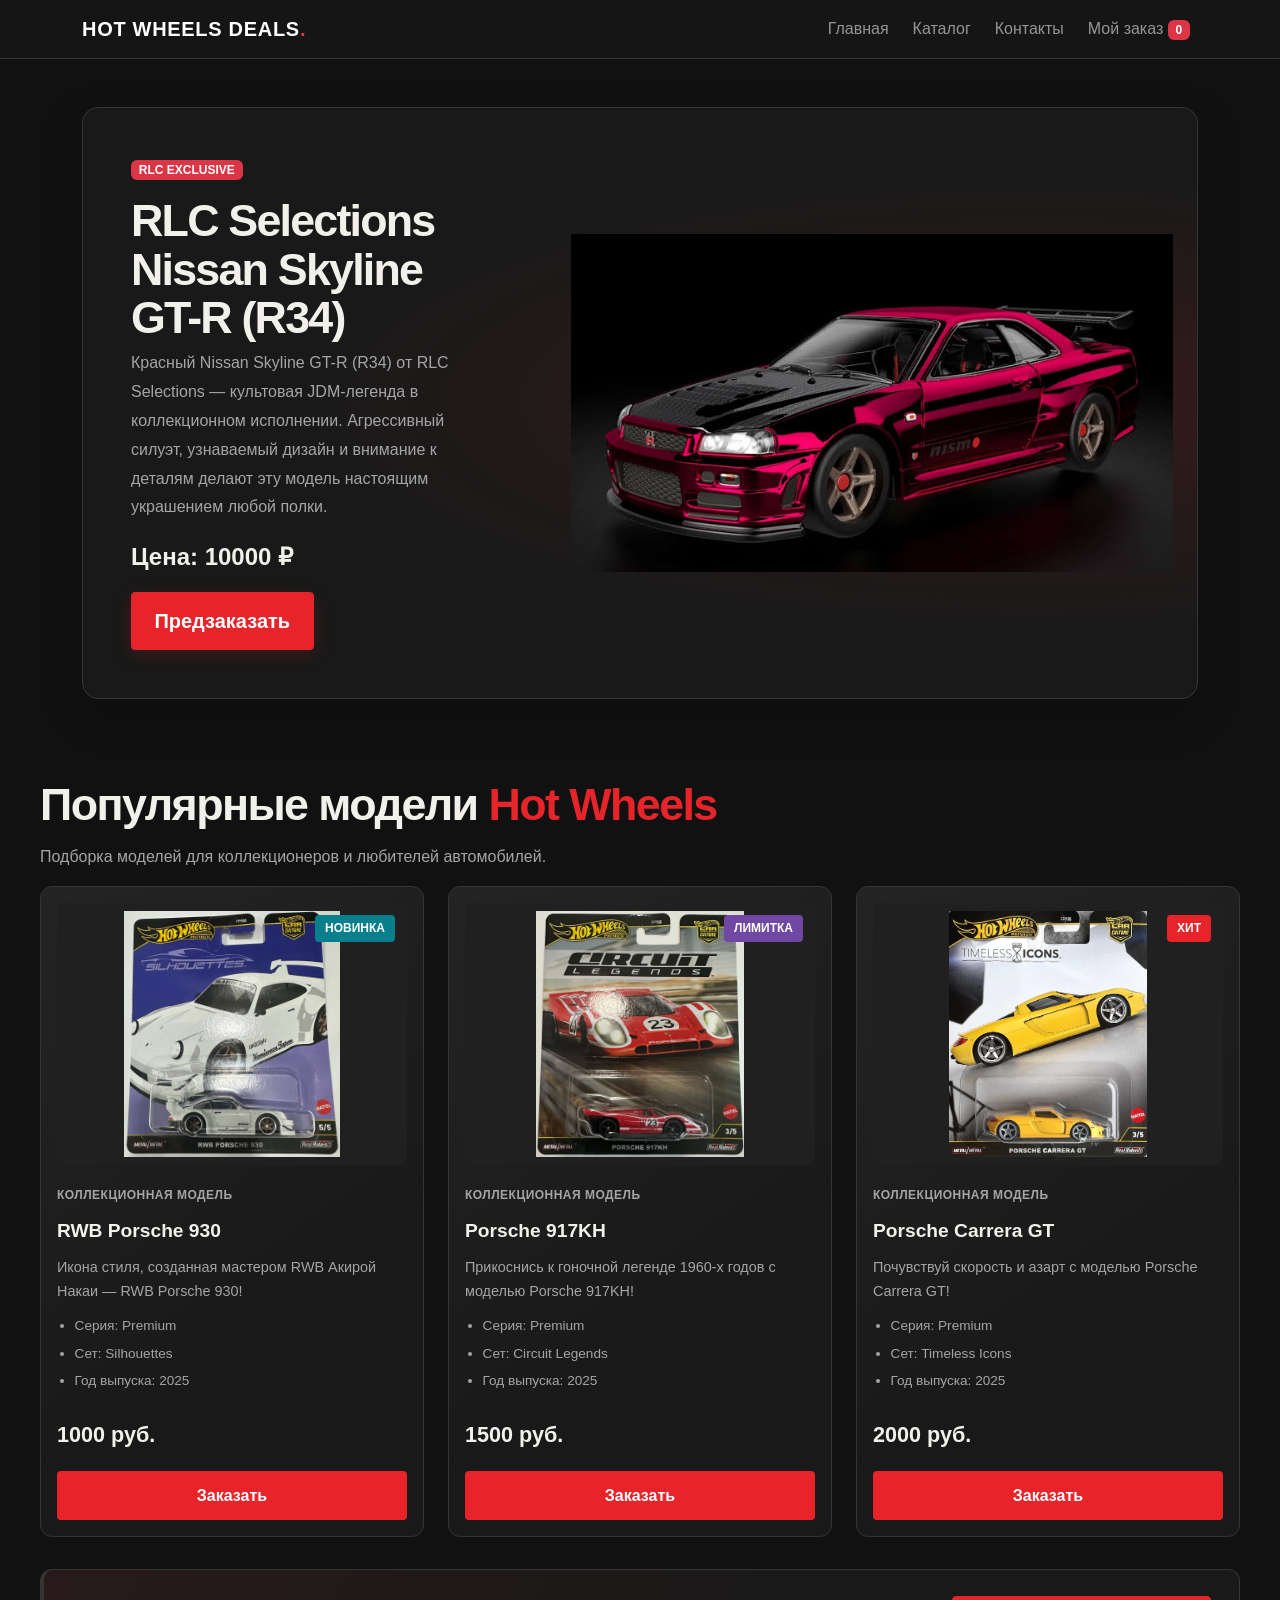
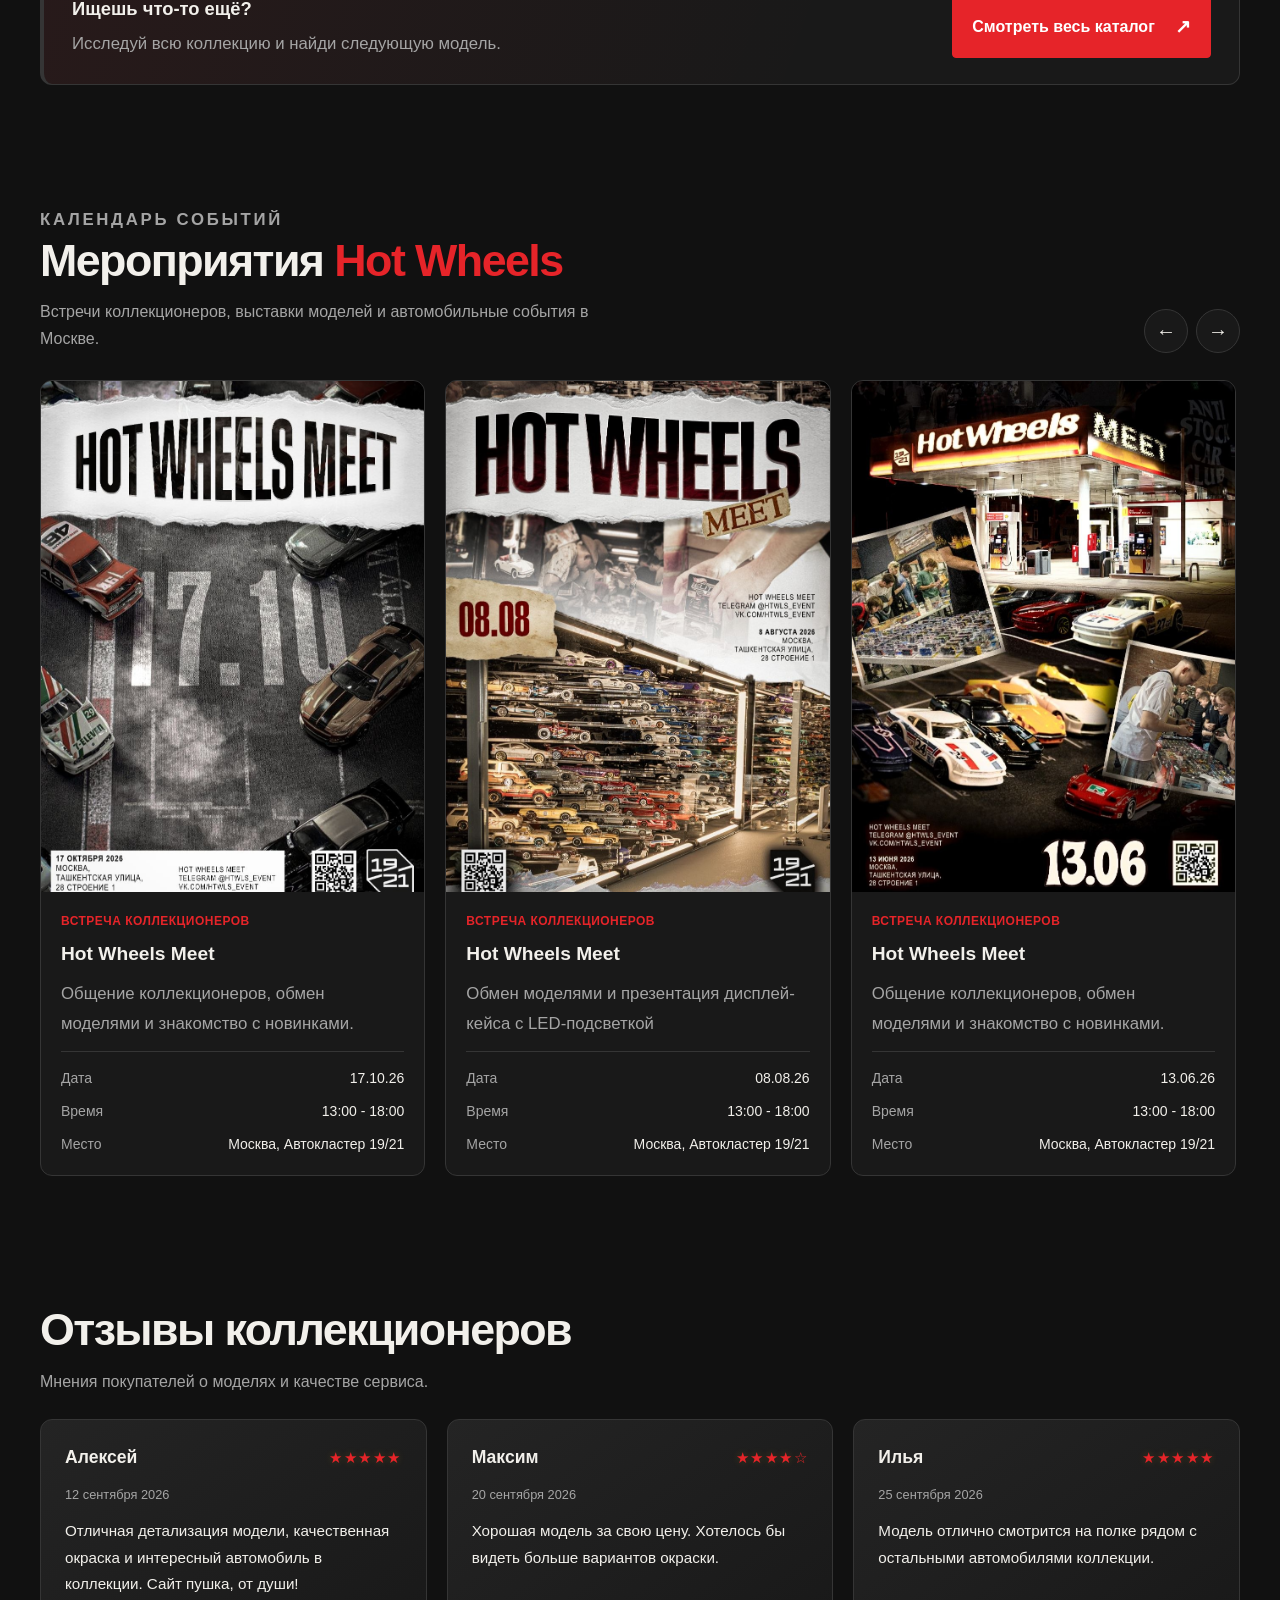
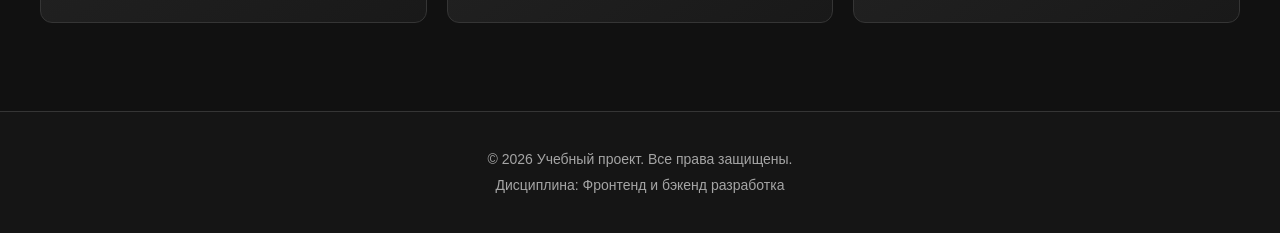
<file: index.html>
<!doctype html>
<html lang="ru">
  <head>
    <meta charset="UTF-8" />
    <meta name="viewport" content="width=device-width, initial-scale=1.0" />
    <title>Магазин моделей Hot Wheels Deals</title>
    <link
      href="https://cdn.jsdelivr.net/npm/bootstrap@5.3.8/dist/css/bootstrap.min.css"
      rel="stylesheet"
    />
    <link rel="stylesheet" href="css/style.css" />
    <script src="js/main.js" defer></script>
    <meta property="og:type" content="website" />
    <meta property="og:title" content="Магазин моделей Hot Wheels Deals" />
    <meta
      property="og:description"
      content="Магазин моделей Hot Wheels Deals"
    />
    <meta
      property="og:image"
      content="https://username.github.io/kr1-html-css-shop/images/preview.jpg"
    />
  </head>

  <body>
    <header>
      <nav class="navbar navbar-expand-lg navbar-dark bg-dark">
        <div class="container">
          <a class="navbar-brand fw-bold" href="index.html">
            HOT WHEELS DEALS<span class="text-danger">.</span>
          </a>

          <button
            class="navbar-toggler"
            type="button"
            data-bs-toggle="collapse"
            data-bs-target="#mainNavbar"
            aria-controls="mainNavbar"
            aria-expanded="false"
            aria-label="Открыть меню"
          >
            <span class="navbar-toggler-icon"></span>
          </button>

          <div class="collapse navbar-collapse" id="mainNavbar">
            <ul class="navbar-nav ms-auto align-items-lg-center gap-lg-2">
              <li class="nav-item">
                <a class="nav-link" href="index.html">Главная</a>
              </li>
              <li class="nav-item">
                <a class="nav-link" href="catalog.html">Каталог</a>
              </li>
              <li class="nav-item">
                <a class="nav-link" href="contacts.html">Контакты</a>
              </li>
              <li class="nav-item">
                <a href="order.html" class="nav-link">
                  Мой заказ
                  <span
                    class="badge bg-danger"
                    id="cart-count"
                    aria-label="Количество товаров в корзине"
                    >0</span
                  >
                </a>
              </li>
            </ul>
          </div>
        </div>
      </nav>
    </header>

    <main>
      <!-- Основное содержимое страницы -->
      <section class="container my-4 my-lg-5">
        <div class="row align-items-center g-0 preorder-banner">
          <div class="col-lg-5 p-4 p-md-5">
            <span class="badge text-bg-danger mb-3"> RLC EXCLUSIVE </span>

            <h1 class="display-4 fw-bold">
              RLC Selections Nissan Skyline GT-R (R34)
            </h1>

            <p class="lead">
              Красный Nissan Skyline GT-R (R34) от RLC Selections — культовая
              JDM-легенда в коллекционном исполнении. Агрессивный силуэт,
              узнаваемый дизайн и внимание к деталям делают эту модель настоящим
              украшением любой полки.
            </p>

            <p class="fs-4 fw-bold">Цена: 10000 ₽</p>

            <button
              class="btn btn-danger btn-lg"
              type="button"
              data-bs-toggle="modal"
              data-bs-target="#preorderModal"
            >
              Предзаказать
            </button>
          </div>

          <div class="col-lg-7">
            <img
              src="images/Nissan Skyline R34.jpg"
              alt="RLC Nissan Skyline R34"
              class="img-fluid preorder-banner__image"
            />
          </div>
        </div>
      </section>

      <div
        class="modal fade"
        id="preorderModal"
        tabindex="-1"
        aria-labelledby="preorderModalLabel"
        aria-hidden="true"
      >
        <div class="modal-dialog modal-dialog-centered">
          <div class="modal-content bg-dark text-light">
            <div class="modal-header border-secondary">
              <h2 class="modal-title fs-5" id="preorderModalLabel">
                Предзаказ скоро откроется
              </h2>

              <button
                type="button"
                class="btn-close btn-close-white"
                data-bs-dismiss="modal"
                aria-label="Закрыть"
              ></button>
            </div>

            <div class="modal-body preorder-modal__body">
              <span class="preorder-modal__badge">COMING SOON</span>

              <h3 class="preorder-modal__title">Nissan Skyline GT-R (R34)</h3>

              <p class="preorder-modal__description">
                Красная легенда JDM в эксклюзивном исполнении RLC Selections.
                Готовь место в коллекции.
              </p>

              <div class="preorder-modal__notice">
                <span class="preorder-modal__notice-icon">!</span>
                <div>
                  <strong>Предзаказ скоро откроется</strong>
                  <p class="mb-0">
                    Следи за обновлениями, чтобы не пропустить старт.
                  </p>
                </div>
              </div>
            </div>

            <div class="modal-footer preorder-modal__footer">
              <button
                type="button"
                class="btn btn-outline-light"
                data-bs-dismiss="modal"
              >
                Закрыть
              </button>
              <button
                type="button"
                class="btn btn-danger"
                data-bs-dismiss="modal"
              >
                Понятно, жду
              </button>
            </div>
          </div>
        </div>
      </div>

      <section class="section" id="popular">
        <div class="popular__header">
          <h2>Популярные модели <span>Hot Wheels</span></h2>

          <p class="popular__intro">
            Подборка моделей для коллекционеров и любителей автомобилей.
          </p>
        </div>

        <div class="row row-cols-1 row-cols-md-2 row-cols-xl-3 g-4">
          <!-- RWB Porsche 930 -->
          <div class="col">
            <article class="product-card h-100">
              <a class="product-card__image-link" href="catalog.html">
                <img
                  class="product-card__image"
                  src="images/RWB 930.webp"
                  alt="Модель Hot Wheels RWB Porsche 930"
                  width="400"
                  height="300"
                />
                <span class="product-card__badge product-card__badge--new">
                  Новинка
                </span>
              </a>

              <p class="product-card__category">Коллекционная модель</p>
              <h3 class="product-card__title">RWB Porsche 930</h3>

              <p class="product-card__description">
                Икона стиля, созданная мастером RWB Акирой Накаи — RWB Porsche
                930!
              </p>

              <ul class="product-card__specs">
                <li>Серия: Premium</li>
                <li>Сет: Silhouettes</li>
                <li>Год выпуска: 2025</li>
              </ul>

              <p class="product-card__price">1000 руб.</p>

              <button
                class="button product-card__button"
                type="button"
                data-product="RWB Porcshe 930"
              >
                Заказать
              </button>
            </article>
          </div>

          <!-- Porsche 917KH -->
          <div class="col">
            <article class="product-card h-100">
              <a class="product-card__image-link" href="catalog.html">
                <img
                  class="product-card__image"
                  src="images/917KH.webp"
                  alt="Модель Hot Wheels Porsche 917KH"
                  width="400"
                  height="300"
                  loading="lazy"
                />
                <span class="product-card__badge product-card__badge--limited">
                  Лимитка
                </span>
              </a>

              <p class="product-card__category">Коллекционная модель</p>
              <h3 class="product-card__title">Porsche 917KH</h3>

              <p class="product-card__description">
                Прикоснись к гоночной легенде 1960-х годов с моделью Porsche
                917KH!
              </p>

              <ul class="product-card__specs">
                <li>Серия: Premium</li>
                <li>Сет: Circuit Legends</li>
                <li>Год выпуска: 2025</li>
              </ul>

              <p class="product-card__price">1500 руб.</p>

              <button
                class="button product-card__button"
                type="button"
                data-product="Porcshe 917KH"
              >
                Заказать
              </button>
            </article>
          </div>

          <!-- Porsche Carrera GT -->
          <div class="col">
            <article class="product-card h-100">
              <a class="product-card__image-link" href="catalog.html">
                <img
                  class="product-card__image"
                  src="images/Carrera GT.webp"
                  alt="Модель Hot Wheels Porsche Carrera GT"
                  width="400"
                  height="300"
                  loading="lazy"
                />
                <span class="product-card__badge product-card__badge--hit">
                  Хит
                </span>
              </a>

              <p class="product-card__category">Коллекционная модель</p>
              <h3 class="product-card__title">Porsche Carrera GT</h3>

              <p class="product-card__description">
                Почувствуй скорость и азарт с моделью Porsche Carrera GT!
              </p>

              <ul class="product-card__specs">
                <li>Серия: Premium</li>
                <li>Сет: Timeless Icons</li>
                <li>Год выпуска: 2025</li>
              </ul>

              <p class="product-card__price">2000 руб.</p>

              <button
                class="button product-card__button"
                type="button"
                data-product="Porcshe Carrera GT"
              >
                Заказать
              </button>
            </article>
          </div>
        </div>

        <div class="popular__catalog-link">
          <div class="popular__catalog-text">
            <span>Ищешь что-то ещё?</span>
            <p>Исследуй всю коллекцию и найди следующую модель.</p>
          </div>

          <a class="popular__catalog-button" href="catalog.html">
            Смотреть весь каталог
            <span aria-hidden="true">↗</span>
          </a>
        </div>
      </section>

      <!-- Мероприятия Hot Wheels в Москве -->
      <section class="section events" id="events">
        <div class="events__header">
          <div>
            <p class="events__eyebrow">КАЛЕНДАРЬ СОБЫТИЙ</p>
            <h2>Мероприятия <span>Hot Wheels</span></h2>
            <p class="events__intro">
              Встречи коллекционеров, выставки моделей и автомобильные события в
              Москве.
            </p>
          </div>

          <div class="events__controls">
            <button
              class="events__arrow"
              id="events-prev"
              type="button"
              aria-label="Предыдущие мероприятия"
            >
              &#8592;
            </button>
            <button
              class="events__arrow"
              id="events-next"
              type="button"
              aria-label="Следующие мероприятия"
            >
              &#8594;
            </button>
          </div>
        </div>

        <div class="events__viewport" id="events-viewport">
          <div class="events__track" id="events-track">
            <article class="event-card">
              <img
                class="event-card__poster"
                src="images/events/17_10.jpg"
                alt="Афиша встречи коллекционеров Hot Wheels"
                loading="lazy"
              />
              <div class="event-card__content">
                <span class="event-card__category">Встреча коллекционеров</span>
                <h3>Hot Wheels  Meet</h3>
                <p class="event-card__description">
                  Общение коллекционеров, обмен моделями и знакомство с
                  новинками.
                </p>
                <ul class="event-card__details">
                  <li><span>Дата</span> 17.10.26 </li>
                  <li><span>Время</span> 13:00 - 18:00</li>
                  <li><span>Место</span> Москва, Автокластер 19/21</li>
                </ul>
              </div>
            </article>

            <article class="event-card">
              <img
                class="event-card__poster"
                src="images/events/08_08.jpg"
                alt="Афиша встречи коллекционеров Hot Wheels"
                loading="lazy"
              />
              <div class="event-card__content">
                <span class="event-card__category">Встреча коллекционеров</span>
                <h3>Hot Wheels  Meet</h3>
                <p class="event-card__description">
                  Обмен моделями и презентация дисплей-кейса с LED-подсветкой
                </p>
                <ul class="event-card__details">
                  <li><span>Дата</span> 08.08.26 </li>
                  <li><span>Время</span> 13:00 - 18:00</li>
                  <li><span>Место</span> Москва, Автокластер 19/21</li>
                </ul>
              </div>
            </article>

            <article class="event-card">
              <img
                class="event-card__poster"
                src="images/events/13_06.jpg"
                alt="Афиша встречи коллекционеров Hot Wheels"
                loading="lazy"
              />
              <div class="event-card__content">
                <span class="event-card__category">Встреча коллекционеров</span>
                <h3>Hot Wheels  Meet</h3>
                <p class="event-card__description">
                  Общение коллекционеров, обмен моделями и знакомство с
                  новинками.
                </p>
                <ul class="event-card__details">
                  <li><span>Дата</span> 13.06.26 </li>
                  <li><span>Время</span> 13:00 - 18:00</li>
                  <li><span>Место</span> Москва, Автокластер 19/21</li>
                </ul>
              </div>
            </article>
            
            <article class="event-card">
              <img
                class="event-card__poster"
                src="images/events/25_04.jpg"
                alt="Афиша встречи коллекционеров Hot Wheels"
                loading="lazy"
              />
              <div class="event-card__content">
                <span class="event-card__category">Встреча коллекционеров</span>
                <h3>Hot Wheels  Meet</h3>
                <p class="event-card__description">
                  Общение коллекционеров, обмен моделями и знакомство с
                  новинками.
                </p>
                <ul class="event-card__details">
                  <li><span>Дата</span> 25.04.26 </li>
                  <li><span>Время</span> 13:00 - 18:00</li>
                  <li><span>Место</span> Москва, Автокластер 19/21</li>
                </ul>
              </div>
            </article>

            <article class="event-card">
              <img
                class="event-card__poster"
                src="images/events/28_02.jpg"
                alt="Афиша встречи коллекционеров Hot Wheels"
                loading="lazy"
              />
              <div class="event-card__content">
                <span class="event-card__category">Встреча коллекционеров</span>
                <h3>Hot Wheels  Meet</h3>
                <p class="event-card__description">
                  Выставка-продажа свежих моделей Hot Wheels
                </p>
                <ul class="event-card__details">
                  <li><span>Дата</span> 28.02.26 </li>
                  <li><span>Время</span> 13:00 - 18:00</li>
                  <li><span>Место</span> Москва, Автокластер 19/21</li>
                </ul>
              </div>
            </article>
          </div>
        </div>
      </section>

      <section class="section reviews" id="reviews">
        <h2>Отзывы коллекционеров</h2>

        <p class="reviews__intro">
          Мнения покупателей о моделях и качестве сервиса.
        </p>

        <div class="reviews__grid">
          <article class="review-card">
            <div class="review-card__header">
              <h3>Алексей</h3>
              <p class="review-card__rating" aria-label="Оценка: 5 из 5">
                ★★★★★
              </p>
            </div>

            <p class="review-card__date">12 сентября 2026</p>

            <p>
              Отличная детализация модели, качественная окраска и интересный
              автомобиль в коллекции. Сайт пушка, от души!
            </p>
          </article>

          <article class="review-card">
            <div class="review-card__header">
              <h3>Максим</h3>
              <p class="review-card__rating" aria-label="Оценка: 4 из 5">
                ★★★★☆
              </p>
            </div>

            <p class="review-card__date">20 сентября 2026</p>

            <p>
              Хорошая модель за свою цену. Хотелось бы видеть больше вариантов
              окраски.
            </p>
          </article>

          <article class="review-card">
            <div class="review-card__header">
              <h3>Илья</h3>
              <p class="review-card__rating" aria-label="Оценка: 5 из 5">
                ★★★★★
              </p>
            </div>

            <p class="review-card__date">25 сентября 2026</p>

            <p>
              Модель отлично смотрится на полке рядом с остальными автомобилями
              коллекции.
            </p>
          </article>
        </div>
      </section>
    </main>

    <footer id="contacts">
      <p>&copy; 2026 Учебный проект. Все права защищены.</p>
      <p>Дисциплина: Фронтенд и бэкенд разработка</p>
    </footer>

    <dialog
      class="order-dialog"
      id="order-dialog"
      aria-labelledby="order-dialog-title"
    >
      <h2 id="order-dialog-title">Оформление заявки</h2>

      <form
        class="order-form"
        id="order-form"
        action="#"
        method="post"
        novalidate
      >
        <input id="selected-product" name="selected-product" type="hidden" />

        <div class="form-field">
          <label for="order-name">Имя</label>
          <input
            id="order-name"
            name="name"
            type="text"
            placeholder="Введите ваше имя"
            minlength="2"
            autocomplete="given-name"
            required
          />
        </div>

        <div class="form-field">
          <label for="order-email">E-mail</label>
          <input
            id="order-email"
            name="email"
            type="email"
            placeholder="example@mail.ru"
            autocomplete="email"
            required
          />
        </div>

        <div class="form-field">
          <label for="order-phone">Телефон</label>
          <input
            id="order-phone"
            name="phone"
            type="tel"
            inputmode="tel"
            placeholder="+7 (900) 000-00-00"
            pattern="^\+7 \(\d{3}\) \d{3}-\d{2}-\d{2}$"
            required
          />
          <small>Формат: +7 (900) 000-00-00</small>
        </div>

        <div class="form-field">
          <label for="order-date">Дата связи</label>
          <input id="order-date" name="date" type="date" />
        </div>

        <div class="form-field">
          <label for="order-topic">Тема заявки</label>
          <select id="order-topic" name="topic" required>
            <option value="">Выберите тему</option>
            <option value="product">Заказ товара</option>
            <option value="consultation">Консультация</option>
            <option value="delivery">Доставка</option>
          </select>
        </div>

        <div class="form-field">
          <label for="order-comment">Комментарий</label>
          <textarea
            id="order-comment"
            name="comment"
            rows="4"
            placeholder="Укажите дополнительную информацию"
          ></textarea>
        </div>

        <div class="form-field form-field--checkbox">
          <label>
            <input
              id="order-agreement"
              name="agreement"
              type="checkbox"
              required
            />
            Я согласен на обработку данных
          </label>
        </div>

        <div class="form-actions">
          <button type="button" id="close-order-dialog">Закрыть</button>
          <button type="submit">Отправить заявку</button>
        </div>
      </form>
    </dialog>

    <p class="success-message" id="success-message" hidden>
      Форма успешно отправлена!
    </p>
    <script src="https://cdn.jsdelivr.net/npm/bootstrap@5.3.8/dist/js/bootstrap.bundle.min.js"></script>
    <script src="js/cart-counter.js"></script>
    <script src="js/events.js"></script>
  </body>
</html>
</file>
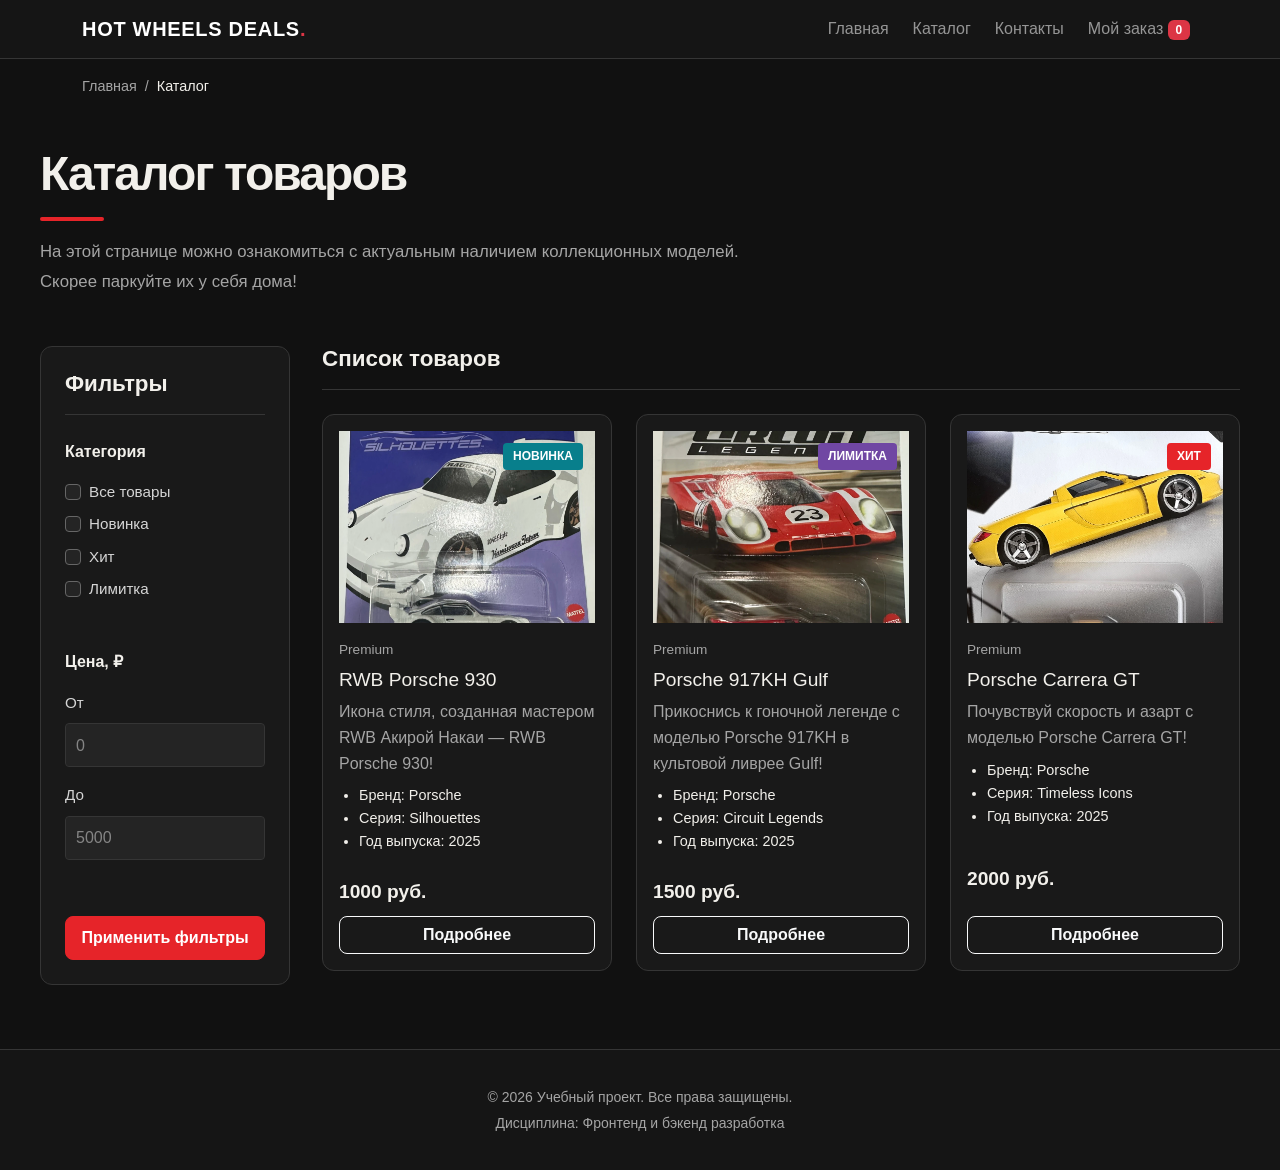
<file: catalog.html>
<!doctype html>
<html lang="ru">
  <head>
    <meta charset="UTF-8" />
    <meta name="viewport" content="width=device-width, initial-scale=1.0" />
    <meta
      name="description"
      content="Каталог товаров учебного интернет-магазина."
    />

    <title>Каталог товаров — Учебный интернет-магазин</title>

    <link
      href="https://cdn.jsdelivr.net/npm/bootstrap@5.3.8/dist/css/bootstrap.min.css"
      rel="stylesheet"
    />
    <link rel="stylesheet" href="css/style.css" />

    <meta property="og:type" content="website" />
    <meta property="og:title" content="Учебный интернет-магазин" />
    <meta
      property="og:description"
      content="Учебный frontend-проект интернет-магазина."
    />
    <meta
      property="og:image"
      content="https://username.github.io/kr1-html-css-shop/images/preview.jpg"
    />
  </head>

  <body>
    <header>
      <nav class="navbar navbar-expand-lg navbar-dark bg-dark">
        <div class="container">
          <a class="navbar-brand fw-bold" href="index.html">
            HOT WHEELS DEALS<span class="text-danger">.</span>
          </a>

          <button
            class="navbar-toggler"
            type="button"
            data-bs-toggle="collapse"
            data-bs-target="#mainNavbar"
            aria-controls="mainNavbar"
            aria-expanded="false"
            aria-label="Открыть меню"
          >
            <span class="navbar-toggler-icon"></span>
          </button>

          <div class="collapse navbar-collapse" id="mainNavbar">
            <ul class="navbar-nav ms-auto align-items-lg-center gap-lg-2">
              <li class="nav-item">
                <a class="nav-link" href="index.html">Главная</a>
              </li>
              <li class="nav-item">
                <a class="nav-link" href="catalog.html">Каталог</a>
              </li>
              <li class="nav-item">
                <a class="nav-link" href="contacts.html">Контакты</a>
              </li>
              <li class="nav-item">
                <a href="order.html" class="nav-link">
                  Мой заказ
                  <span
                    class="badge bg-danger"
                    id="cart-count"
                    aria-label="Количество товаров в корзине"
                    >0</span
                  >
                </a>
              </li>
            </ul>
          </div>
        </div>
      </nav>
    </header>

    <main>
      <section class="container py-3">
        <nav aria-label="Навигационная цепочка">
          <ol class="breadcrumb">
            <li class="breadcrumb-item">
              <a href="index.html">Главная</a>
            </li>
            <li class="breadcrumb-item active" aria-current="page">Каталог</li>
          </ol>
        </nav>
      </section>

      <section class="section">
        <h1>Каталог товаров</h1>
        <p>
          На этой странице можно ознакомиться с актуальным наличием
          коллекционных моделей. Скорее паркуйте их у себя дома!
        </p>
      </section>

      <section class="catalog-layout">
        <aside class="catalog-filters">
          <h2>Фильтры</h2>

          <form class="filters-form" action="#" method="get">
            <fieldset class="mb-4">
              <legend class="fs-5 fw-bold mb-3">Категория</legend>

              <div class="form-check mb-2">
                <input
                  class="form-check-input"
                  type="checkbox"
                  name="category"
                  value="all"
                  id="category-all"
                />
                <label class="form-check-label" for="category-all">
                  Все товары
                </label>
              </div>

              <div class="form-check mb-2">
                <input
                  class="form-check-input"
                  type="checkbox"
                  name="category"
                  value="new"
                  id="category-new"
                />
                <label class="form-check-label" for="category-new">
                  Новинка
                </label>
              </div>

              <div class="form-check mb-2">
                <input
                  class="form-check-input"
                  type="checkbox"
                  name="category"
                  value="hit"
                  id="category-hit"
                />
                <label class="form-check-label" for="category-hit"> Хит </label>
              </div>

              <div class="form-check">
                <input
                  class="form-check-input"
                  type="checkbox"
                  name="category"
                  value="limited"
                  id="category-limited"
                />
                <label class="form-check-label" for="category-limited">
                  Лимитка
                </label>
              </div>
            </fieldset>

            <fieldset class="mb-4">
              <legend class="fs-5 fw-bold mb-3">Цена, ₽</legend>

              <div class="mb-3">
                <label for="price-from" class="form-label">От</label>
                <input
                  class="form-control"
                  id="price-from"
                  name="price-from"
                  type="number"
                  min="0"
                  placeholder="0"
                />
              </div>

              <div class="mb-3">
                <label for="price-to" class="form-label">До</label>
                <input
                  class="form-control"
                  id="price-to"
                  name="price-to"
                  type="number"
                  min="0"
                  placeholder="5000"
                />
              </div>
            </fieldset>

            <button class="btn btn-danger w-100" type="submit">
              Применить фильтры
            </button>
          </form>
        </aside>

        <section class="catalog-products">
          <h2>Список товаров</h2>

          <div class="row row-cols-1 row-cols-md-2 row-cols-xl-3 g-4">
            <!-- Карточка 1: RWB Porsche 930 -->
            <div class="col">
              <article class="product-card h-100">
                <div class="product-card__image-wrapper">
                  <img
                    class="product-card__image"
                    src="images/RWB 930.webp"
                    alt="Белая модель RWB Porsche 930 Hot Wheels"
                    width="400"
                    height="300"
                  />

                  <span class="product-card__badge product-card__badge--new">
                    Новинка
                  </span>
                </div>

                <p class="product-card__category">Premium</p>
                <h3 class="product-card__title">RWB Porsche 930</h3>

                <p class="product-card__description">
                  Икона стиля, созданная мастером RWB Акирой Накаи — RWB Porsche
                  930!
                </p>

                <ul class="product-card__specs">
                  <li>Бренд: Porsche</li>
                  <li>Серия: Silhouettes</li>
                  <li>Год выпуска: 2025</li>
                </ul>

                <p class="product-card__price">1000 руб.</p>
                <a
                  class="btn btn-outline-light"
                  href="product.html?id=porsche-930-rwb-silhouettes"
                >
                  Подробнее
                </a>
              </article>
            </div>

            <!-- Карточка 2: Porsche 917KH Gulf -->
            <div class="col">
              <article class="product-card h-100">
                <div class="product-card__image-wrapper">
                  <img
                    class="product-card__image"
                    src="images/917KH.webp"
                    alt="Porsche 917KH в гоночной ливрее Gulf"
                    width="400"
                    height="300"
                  />

                  <span
                    class="product-card__badge product-card__badge--limited"
                  >
                    Лимитка
                  </span>
                </div>

                <p class="product-card__category">Premium</p>
                <h3 class="product-card__title">Porsche 917KH Gulf</h3>

                <p class="product-card__description">
                  Прикоснись к гоночной легенде с моделью Porsche 917KH в
                  культовой ливрее Gulf!
                </p>

                <ul class="product-card__specs">
                  <li>Бренд: Porsche</li>
                  <li>Серия: Circuit Legends</li>
                  <li>Год выпуска: 2025</li>
                </ul>

                <p class="product-card__price">1500 руб.</p>
                <a
                  class="btn btn-outline-light"
                  href="product.html?id=porsche-917kh-gulf"
                >
                  Подробнее
                </a>
              </article>
            </div>

            <!-- Карточка 3: Porsche Carrera GT -->
            <div class="col">
              <article class="product-card h-100">
                <div class="product-card__image-wrapper">
                  <img
                    class="product-card__image"
                    src="images/Carrera GT.webp"
                    alt="Porsche Carrera GT Hot Wheels"
                    width="400"
                    height="300"
                  />

                  <span class="product-card__badge product-card__badge--hit">
                    Хит
                  </span>
                </div>

                <p class="product-card__category">Premium</p>
                <h3 class="product-card__title">Porsche Carrera GT</h3>

                <p class="product-card__description">
                  Почувствуй скорость и азарт с моделью Porsche Carrera GT!
                </p>

                <ul class="product-card__specs">
                  <li>Бренд: Porsche</li>
                  <li>Серия: Timeless Icons</li>
                  <li>Год выпуска: 2025</li>
                </ul>

                <p class="product-card__price">2000 руб.</p>
                <a
                  class="btn btn-outline-light"
                  href="product.html?id=porsche-carrera-gt"
                >
                  Подробнее
                </a>
              </article>
            </div>
          </div>
        </section>
      </section>
    </main>

    <footer>
      <p>&copy; 2026 Учебный проект. Все права защищены.</p>
      <p>Дисциплина: Фронтенд и бэкенд разработка</p>
    </footer>

    <script src="https://cdn.jsdelivr.net/npm/bootstrap@5.3.8/dist/js/bootstrap.bundle.min.js"></script>
    <script src="js/cart-counter.js"></script>
  </body>
</html>
</file>
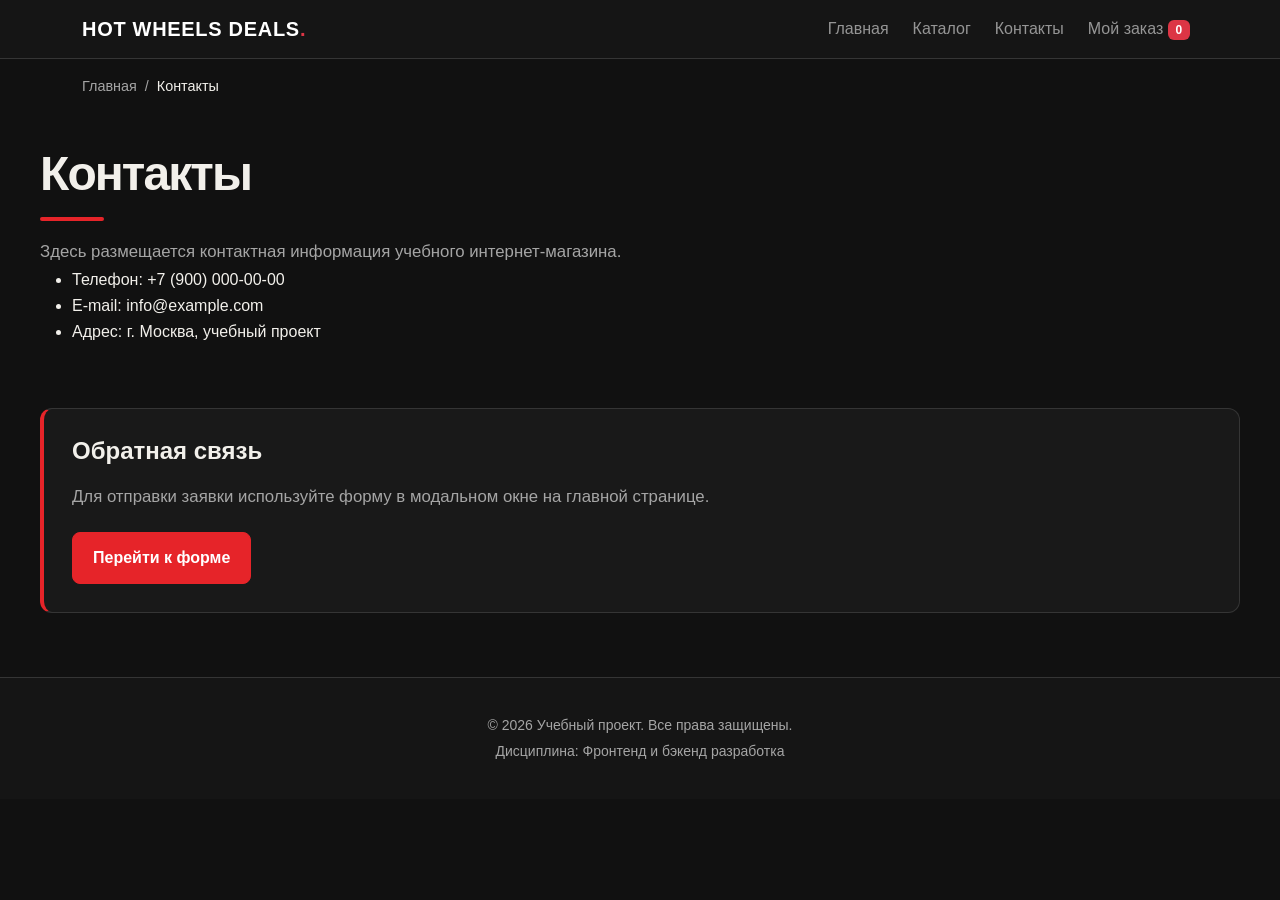
<file: contacts.html>
<!doctype html>
<html lang="ru">
  <head>
    <meta charset="UTF-8" />
    <meta name="viewport" content="width=device-width, initial-scale=1.0" />
    <meta
      name="description"
      content="Контактная информация учебного интернет-магазина."
    />
    <title>Контакты — Учебный интернет-магазин</title>
    <link rel="stylesheet" href="css/style.css" />
    <link
      href="https://cdn.jsdelivr.net/npm/bootstrap@5.3.8/dist/css/bootstrap.min.css"
      rel="stylesheet"
    />
    <link rel="stylesheet" href="css/style.css" />
    <meta property="og:type" content="website" />
    <meta property="og:title" content="Учебный интернет-магазин" />
    <meta
      property="og:description"
      content="Учебный frontend-проект интернет-магазина."
    />
    <meta
      property="og:image"
      content="https://username.github.io/kr1-html-css-shop/images/preview.jpg"
    />
  </head>

  <body>
    <header>
      <nav class="navbar navbar-expand-lg navbar-dark bg-dark">
        <div class="container">
          <a class="navbar-brand fw-bold" href="index.html">
            HOT WHEELS DEALS<span class="text-danger">.</span>
          </a>

          <button
            class="navbar-toggler"
            type="button"
            data-bs-toggle="collapse"
            data-bs-target="#mainNavbar"
            aria-controls="mainNavbar"
            aria-expanded="false"
            aria-label="Открыть меню"
          >
            <span class="navbar-toggler-icon"></span>
          </button>

          <div class="collapse navbar-collapse" id="mainNavbar">
            <ul class="navbar-nav ms-auto align-items-lg-center gap-lg-2">
              <li class="nav-item">
                <a class="nav-link" href="index.html">Главная</a>
              </li>
              <li class="nav-item">
                <a class="nav-link" href="catalog.html">Каталог</a>
              </li>
              <li class="nav-item">
                <a class="nav-link" href="contacts.html">Контакты</a>
              </li>
              <li class="nav-item">
                <a href="order.html" class="nav-link">
                  Мой заказ
                  <span
                    class="badge bg-danger"
                    id="cart-count"
                    aria-label="Количество товаров в корзине"
                    >0</span
                  >
                </a>
              </li>
            </ul>
          </div>
        </div>
      </nav>
    </header>

    <main>
      <section class="container py-3">
        <nav aria-label="Навигационная цепочка">
          <ol class="breadcrumb">
            <li class="breadcrumb-item">
              <a href="index.html">Главная</a>
            </li>
            <li class="breadcrumb-item active" aria-current="page">Контакты</li>
          </ol>
        </nav>
      </section>

      <section class="section">
        <h1>Контакты</h1>
        <p>
          Здесь размещается контактная информация учебного интернет-магазина.
        </p>

        <ul>
          <li>Телефон: +7 (900) 000-00-00</li>
          <li>E-mail: info@example.com</li>
          <li>Адрес: г. Москва, учебный проект</li>
        </ul>
      </section>

      <section class="section" id="feedback">
        <h2>Обратная связь</h2>
        <p>
          Для отправки заявки используйте форму в модальном окне на главной
          странице.
        </p>
        <a class="button" href="index.html#contacts">Перейти к форме</a>
      </section>
    </main>

    <footer>
      <p>&copy; 2026 Учебный проект. Все права защищены.</p>
      <p>Дисциплина: Фронтенд и бэкенд разработка</p>
    </footer>
    <script src="https://cdn.jsdelivr.net/npm/bootstrap@5.3.8/dist/js/bootstrap.bundle.min.js"></script>
    <script src="js/cart-counter.js"></script>
  </body>
</html>
</file>
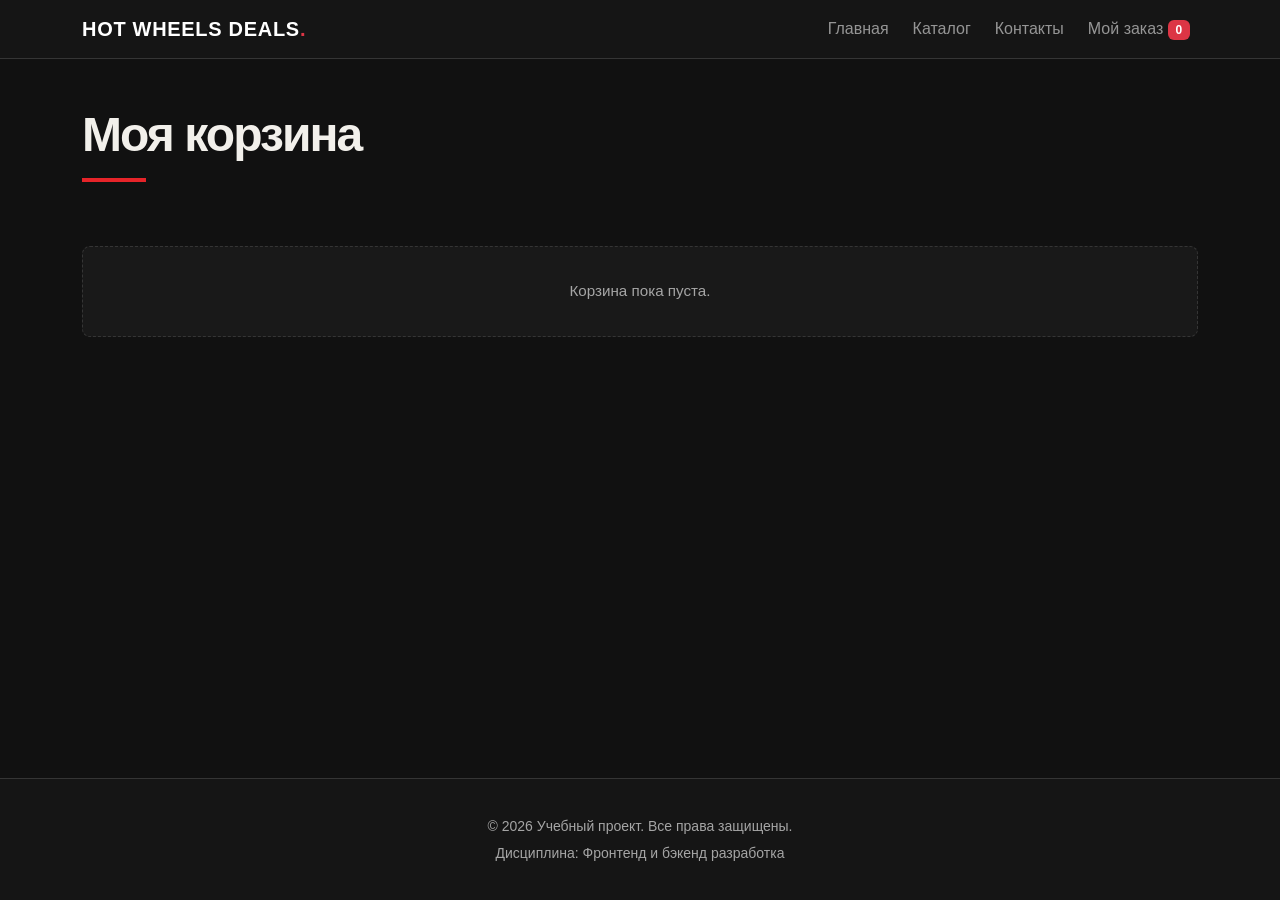
<file: order.html>
<!doctype html>
<html lang="ru">
  <head>
    <meta charset="UTF-8" />
    <meta name="viewport" content="width=device-width, initial-scale=1.0" />
    <title>Моя корзина — Hot Wheels Deals</title>

    <link
      href="https://cdn.jsdelivr.net/npm/bootstrap@5.3.3/dist/css/bootstrap.min.css"
      rel="stylesheet"
    />
    <link rel="stylesheet" href="css/style.css" />
  </head>
  <body class="min-vh-100 d-flex flex-column">
    <header>
      <nav class="navbar navbar-expand-lg navbar-dark bg-dark">
        <div class="container">
          <a class="navbar-brand fw-bold" href="index.html">
            HOT WHEELS DEALS<span class="text-danger">.</span>
          </a>

          <button
            class="navbar-toggler"
            type="button"
            data-bs-toggle="collapse"
            data-bs-target="#mainNavbar"
            aria-controls="mainNavbar"
            aria-expanded="false"
            aria-label="Открыть меню"
          >
            <span class="navbar-toggler-icon"></span>
          </button>

          <div class="collapse navbar-collapse" id="mainNavbar">
            <ul class="navbar-nav ms-auto align-items-lg-center gap-lg-2">
              <li class="nav-item">
                <a class="nav-link" href="index.html">Главная</a>
              </li>
              <li class="nav-item">
                <a class="nav-link" href="catalog.html">Каталог</a>
              </li>
              <li class="nav-item">
                <a class="nav-link" href="contacts.html">Контакты</a>
              </li>
              <li class="nav-item">
                <a href="order.html" class="nav-link">
                  Мой заказ
                  <span
                    class="badge bg-danger"
                    id="cart-count"
                    aria-label="Количество товаров в корзине"
                    >0</span
                  >
                </a>
              </li>
            </ul>
          </div>
        </div>
      </nav>
    </header>

    <main class="container py-5 flex-grow-1">
      <h1 class="mb-4">Моя корзина</h1>

      <div id="cart-items"></div>

      <div id="cart-empty" class="text-secondary">Корзина пока пуста.</div>

      <div id="cart-summary" class="mt-4" hidden>
        <h2 class="h4">Итого: <span id="cart-total">0</span> ₽</h2>

        <button class="btn btn-outline-danger" id="clear-cart">
          Очистить корзину
        </button>

        <form id="order-form" class="mt-4">
          <h2 class="h4 mb-3">Оформление заказа</h2>

          <div class="mb-3">
            <label for="customer-name" class="form-label">Имя</label>
            <input
              type="text"
              class="form-control"
              id="customer-name"
              name="name"
              placeholder="Введите ваше имя"
              required
            />
          </div>

          <div class="mb-3">
            <label for="customer-email" class="form-label">
              Электронная почта
            </label>
            <input
              type="email"
              class="form-control"
              id="customer-email"
              name="email"
              placeholder="example@mail.com"
              required
            />
          </div>

          <div class="mb-3">
            <label for="customer-address" class="form-label">
              Адрес доставки
            </label>
            <textarea
              class="form-control"
              id="customer-address"
              name="address"
              rows="3"
              placeholder="Город, улица, дом, квартира"
              required
            ></textarea>
          </div>

          <button type="submit" class="btn btn-danger btn-lg">
            Подтвердить заказ
          </button>
        </form>
      </div>
      <p
        id="order-message"
        class="mt-3 mb-0"
        role="status"
        aria-live="polite"
      ></p>
    </main>

    <footer>
      <p>&copy; 2026 Учебный проект. Все права защищены.</p>
      <p>Дисциплина: Фронтенд и бэкенд разработка</p>
    </footer>
    <script src="js/order.js"></script>
    <script src="js/cart-counter.js"></script>
    <script src="https://cdn.jsdelivr.net/npm/bootstrap@5.3.8/dist/js/bootstrap.bundle.min.js"></script>
  </body>
</html>
</file>
<file: css/style.css>
/* ===============================
   1. Переменные проекта
   =============================== */

:root {
  /* Цвета */
  --color-bg: #111111;
  --color-text: #f2f0eb;
  --color-muted: #a5a5a5;
  --color-primary: #e62429;
  --color-primary-dark: #bd171d;
  --color-border: #353535;
  --color-surface: #191919;
  --color-surface-accent: #242424;
  --color-danger: #e62429;
  --color-success: #45b36b;
  --color-success-bg: #17251b;
  --color-white: #ffffff;

  /* Отступы */
  --space-xs: 4px;
  --space-sm: 8px;
  --space-md: 16px;
  --space-lg: 24px;
  --space-xl: 32px;

  /* Скругления */
  --radius-sm: 4px;
  --radius-md: 8px;
  --radius-lg: 12px;

  /* Размеры */
  --container-width: 1200px;
}

/* ===============================
   2. Базовые стили
   =============================== */

* {
  box-sizing: border-box;
}

body {
  margin: 0;
  font-family: Arial, sans-serif;
  line-height: 1.6;
  color: var(--color-text);
  background-color: var(--color-bg);
}

html {
  scroll-behavior: smooth;
}

a {
  color: var(--color-text);
}

a:hover {
  color: var(--color-primary);
}

a:focus-visible {
  outline: 2px solid var(--color-primary);
  outline-offset: 3px;
}

header {
  position: sticky;
  top: 0;
  z-index: 1030;
}

footer {
  padding: var(--space-xl) 0;
  background-color: var(--color-surface);
  border-top: 1px solid var(--color-border);
  color: var(--color-muted);
  text-align: center;
}

/*
  Ограничиваем ширину содержимого шапки,
  чтобы оно не растягивалось слишком сильно на широких экранах.
*/
.site-header {
  max-width: 1100px;
  margin: 0 auto;
}

/*
  Оформляем текстовый логотип.
*/
.site-logo {
  font-weight: bold;
  text-decoration: none;
  color: #222222;
}

/*
  Убираем стандартные отступы и маркеры списка навигации.
*/
.site-nav__list {
  display: flex;
  flex-wrap: wrap;
  justify-content: center;
  align-items: center;
  gap: var(--space-md);
  padding: 0;
  margin: var(--space-md) 0 0;
  list-style: none;
}

/*
  Добавляем расстояние между пунктами меню.
*/
.site-nav__list li {
  margin-bottom: 8px;
}

/*
  Оформляем ссылки меню.
*/
.site-nav__list a {
  display: inline-block;
  padding: var(--space-sm) var(--space-md);
  color: var(--color-primary);
  text-decoration: none;
  border-radius: var(--radius-sm);
}

/*
  При наведении мыши подчёркиваем ссылку.
  Подробно состояния интерфейса будут рассмотрены в практической работе 1.7.
*/
.site-nav__list a:hover {
  color: var(--color-white);
  background-color: var(--color-primary);
}

/* ===============================
   3. Общие элементы интерфейса
   =============================== */

/* ===============================
   4. Компоненты страницы
   =============================== */

/*
  Hero-блок — первый крупный блок страницы.
  Он визуально отделяется от остальных разделов фоном и отступами.
*/
.hero {
  max-width: var(--container-width);
  margin: 0 auto var(--space-xl);
  padding: var(--space-xl) var(--space-lg);
  background-color: var(--color-surface-accent);
  border-radius: var(--radius-lg);
}

.section {
  max-width: var(--container-width);
  margin: 0 auto var(--space-xl);
}

.section h2 {
  margin-top: 0;
}

/*
  Карточка товара — самостоятельный блок.
  На следующих занятиях карточки будут доработаны и выстроены в сетку.
*/
/* Карточка товара */
.product-card {
  display: flex;
  flex-direction: column;
  gap: var(--space-sm);
  min-width: 0;
  padding: var(--space-md);
  border: 1px solid var(--color-border);
  border-radius: var(--radius-md);
  background-color: var(--color-bg);
  transition:
    border-color 0.2s,
    box-shadow 0.2s;
}

.product-card:hover {
  border-color: var(--color-primary);
  box-shadow: 0 4px 14px rgba(0, 0, 0, 0.08);
}

.product-card__image-link {
  display: block;
  overflow: hidden;
  border-radius: var(--radius-sm);
}

.product-card__image {
  display: block;
  width: 100%;
  height: auto;
  aspect-ratio: 4 / 3;
  object-fit: cover;
  transition: transform 0.25s;
}

.product-card__image-link:hover .product-card__image {
  transform: scale(1.04);
}

.product-card__category {
  margin: var(--space-sm) 0 0;
  color: var(--color-muted);
  font-size: 0.85rem;
}

.product-card__title {
  margin: 0;
  font-size: 1.2rem;
}

.product-card__description {
  margin: 0;
  color: var(--color-muted);
}

.product-card__specs {
  margin: 0;
  padding-left: 20px;
  font-size: 0.9rem;
}

.product-card__price {
  margin: auto 0 0;
  padding-top: var(--space-md);
  font-size: 1.2rem;
  font-weight: 700;
}

.product-card .button {
  align-self: flex-start;
  margin-top: var(--space-sm);
}

/*
  Пока это обычная ссылка, но визуально она оформляется как кнопка.
*/
.button {
  display: inline-block;
  padding: var(--space-sm) var(--space-md);
  color: var(--color-white);
  background-color: var(--color-primary);
  text-decoration: none;
  border: none;
  border-radius: var(--radius-sm);
  cursor: pointer;
}

.button:hover {
  background-color: var(--color-primary-dark);
}

.button:focus-visible {
  outline: 2px solid var(--color-primary);
  outline-offset: 3px;
}

.button:disabled {
  opacity: 0.6;
  cursor: not-allowed;
}

/* ===============================
   5. Форма и модальное окно
   =============================== */

/*
  Модальное окно.
  Элемент dialog сам умеет открываться поверх страницы.
*/
.order-dialog {
  width: min(100% - 32px, 560px);
  padding: var(--space-lg);
  border: none;
  border-radius: var(--radius-lg);
}

/*
  Затемнение фона за модальным окном.
*/
.order-dialog::backdrop {
  background-color: rgba(0, 0, 0, 0.5);
}

/*
  Поле формы.
  Каждый блок получает нижний отступ.
*/
.form-field {
  margin-bottom: 16px;
}

/*
  Подпись поля.
*/
.form-field label {
  display: block;
  margin-bottom: 6px;
}

/*
  Основные поля формы.
*/
.form-field input,
.form-field select,
.form-field textarea {
  width: 100%;
  padding: 10px 12px;
  border: 1px solid #cccccc;
  border-radius: 6px;
  font: inherit;
}

/*
  Checkbox не должен занимать всю ширину.
*/
.form-field input[type="checkbox"] {
  width: auto;
}

/*
  Подсказка под полем телефона.
*/
.form-field small {
  display: block;
  margin-top: 4px;
  color: #666666;
}

/*
  Видимый фокус для клавиатурной навигации.
*/
.form-field input:focus-visible,
.form-field select:focus-visible,
.form-field textarea:focus-visible,
.form-actions button:focus-visible {
  outline: 2px solid #0057b8;
  outline-offset: 2px;
}

/*
  Подсветка ошибочных полей.
  Атрибут aria-invalid будет добавляться через JavaScript.
*/
[aria-invalid="true"] {
  border-color: #b00020;
}

/*
  Кнопки формы.
*/
.form-actions {
  display: flex;
  gap: 12px;
  margin-top: 20px;
}

/*
  Сообщение об успешной отправке.
*/
.success-message {
  max-width: var(--container-width);
  margin: 24px auto;
  padding: var(--space-md);
  border-left: 4px solid #168a2f;
  background-color: #eefaf0;
}

/*
  Стили для хлебных крошек
*/

.breadcrumbs {
  max-width: var(--container-width);
  margin: 0 auto var(--space-md);
  font-size: 14px;
  color: var(--color-muted);
}

.breadcrumbs a {
  color: var(--color-primary);
}

.breadcrumbs span::before {
  content: " / ";
  color: var(--color-muted);
}



:target {
  outline: 2px dashed var(--color-primary);
  outline-offset: 4px;
}

.catalog-layout {
  max-width: var(--container-width);
  margin: 0 auto var(--space-xl);
  display: grid;
  grid-template-columns: 260px 1fr;
  grid-template-areas: "filters products";
  gap: var(--space-lg);
}

.catalog-filters {
  grid-area: filters;
  position: sticky;
  top: 100px;
  align-self: start;
  padding: var(--space-md);
  border: 1px solid var(--color-border);
  border-radius: var(--radius-md);
  background-color: var(--color-surface);
}

.catalog-products {
  grid-area: products;
}

.filters-form {
  display: grid;
  gap: var(--space-md);
}

.filters-form fieldset {
  margin: 0;
  padding: var(--space-md);
  border: 1px solid var(--color-border);
  border-radius: var(--radius-sm);
}

.filters-form legend {
  font-weight: 700;
}

.filters-form label {
  display: block;
  margin-bottom: var(--space-sm);
}

.filters-form input[type="number"] {
  width: 100%;
  padding: 8px 10px;
  border: 1px solid var(--color-border);
  border-radius: var(--radius-sm);
  font: inherit;
}

@media (max-width: 900px) {
  .catalog-layout {
    grid-template-columns: 220px minmax(0, 1fr);
  }
}

@media (max-width: 600px) {
  .catalog-layout {
    grid-template-columns: minmax(0, 1fr);
    grid-template-areas:
      "filters"
      "products";
  }

  .catalog-filters {
    position: static;
    min-width: 0;
  }

  .catalog-products {
    min-width: 0;
  }

  header,
  main,
  footer {
    padding: var(--space-md);
  }
}

/* Блок отзывов на главной странице */

.reviews__intro {
  color: var(--color-muted);
  margin-bottom: var(--space-lg);
}

.reviews__grid {
  display: grid;
  grid-template-columns: repeat(3, minmax(0, 1fr));
  gap: var(--space-lg);
}

.review-card {
  padding: var(--space-lg);
  border: 1px solid var(--color-border);
  border-radius: var(--radius-md);
  background-color: var(--color-surface);
  transition:
    border-color 0.2s,
    box-shadow 0.2s;
}

.review-card:hover {
  border-color: var(--color-primary);
  box-shadow: 0 4px 14px rgba(0, 0, 0, 0.06);
}

.review-card__header {
  display: flex;
  flex-wrap: wrap;
  justify-content: space-between;
  align-items: center;
  gap: var(--space-sm);
}

.review-card__header h3 {
  margin: 0;
}

.review-card__rating {
  margin: 0;
  color: var(--color-primary);
  letter-spacing: 2px;
}

.review-card__date {
  color: var(--color-muted);
  font-size: 0.9rem;
}

/* Адаптивность */

@media (max-width: 900px) {
  .reviews__grid {
    grid-template-columns: repeat(2, minmax(0, 1fr));
  }
}

@media (max-width: 600px) {
  .reviews__grid {
    grid-template-columns: minmax(0, 1fr);
  }
}

/* Бейджи на изображениях товаров */
.product-card__image-link {
  position: relative;
  display: block;
  overflow: hidden;
}

.product-card__badge {
  display: inline-block;
  width: fit-content;
  padding: 4px 10px;
  margin-bottom: 12px;
  border-radius: var(--radius-sm);
  background-color: var(--color-primary);
  color: var(--color-white);
  font-size: 0.75rem;
  font-weight: 700;
  text-transform: uppercase;
}

.product-card__image-wrapper {
  position: relative;
  width: 100%;
}

.product-card__image-wrapper .product-card__image {
  display: block;
  width: 100%;
  height: auto;
}

.product-card__image-wrapper .product-card__badge {
  position: absolute;
  top: 12px;
  right: 12px;
  z-index: 2;
  margin: 0;
}

.product-card__badge--new {
  background-color: #087f8c;
}

.product-card__badge--hit {
  background-color: var(--color-primary);
}

.product-card__badge--limited {
  background-color: #7047a3;
}

/* Бейджи на главной странице */
#popular .product-card__image-link .product-card__badge {
  position: absolute;
  top: 12px;
  right: 12px;
  z-index: 2;
  margin: 0;
}

#popular .product-card__badge--new {
  background-color: #087f8c;
  color: var(--color-white);
}

/* Баннер предзаказа */
.preorder-banner {
    position: relative;
    overflow: hidden;
    border: 1px solid #383838;
    border-radius: 16px;
    background:
        radial-gradient(
            ellipse at 80% 50%,
            rgba(230, 36, 41, 0.13),
            transparent 55%
        ),
        #151515;
}

/* Блок предзаказа на главной странице */
.preorder-banner__image {
    display: block;
    width: 100%;
    height: 100%;
    min-height: 360px;
    max-height: 480px;
    object-fit: contain;
    padding: var(--space-lg);
    transition: transform 0.4s ease;
}

.preorder-banner:hover .preorder-banner__image {
    transform: scale(1.035);
}

.preorder-banner .btn-danger {
    background-color: var(--color-primary);
    border-color: var(--color-primary);
    font-weight: 700;
    transition: background-color 0.2s ease,
                border-color 0.2s ease;
}

.preorder-banner .btn-danger:hover {
    background-color: var(--color-primary-dark);
    border-color: var(--color-primary-dark);
}

@media (max-width: 991.98px) {
    .preorder-banner__image {
        min-height: 0;
        max-height: 360px;
    }
}

@media (prefers-reduced-motion: reduce) {
    .preorder-banner__image,
    .preorder-banner .btn-danger {
        transition: none;
    }
}

/* Модальное окно на главной странице */

/* Модальное окно предзаказа RLC */
.preorder-modal {
    overflow: hidden;
    color: var(--color-text);
    background:
        radial-gradient(
            ellipse at 100% 0%,
            rgba(230, 36, 41, 0.16),
            transparent 48%
        ),
        var(--color-surface);
    border: 1px solid #414141;
    border-radius: 16px;
    box-shadow: 0 24px 80px rgba(0, 0, 0, 0.5);
}

.preorder-modal__header {
    align-items: flex-start;
    border-bottom: 1px solid var(--color-border);
    padding: var(--space-lg);
}

.preorder-modal__eyebrow {
    color: var(--color-muted);
    font-size: 0.7rem;
    font-weight: 700;
    letter-spacing: 0.15em;
}

.preorder-modal__body {
    padding: var(--space-lg);
}

.preorder-modal__badge {
    display: inline-block;
    padding: 0.35rem 0.65rem;
    color: var(--color-white);
    background: var(--color-primary);
    border-radius: var(--radius-sm);
    font-size: 0.7rem;
    font-weight: 800;
    letter-spacing: 0.08em;
}

.preorder-modal__title {
    margin-top: 1rem;
    font-size: clamp(1.5rem, 5vw, 2rem);
    font-weight: 800;
    line-height: 1.15;
}

.preorder-modal__description {
    margin-top: 0.75rem;
    color: #b7b7b7;
    line-height: 1.7;
}

.preorder-modal__notice {
    display: flex;
    align-items: flex-start;
    gap: 0.85rem;
    margin-top: 1.5rem;
    padding: var(--space-md);
    background: #242424;
    border: 1px solid #383838;
    border-left: 3px solid var(--color-primary);
    border-radius: var(--radius-md);
}

.preorder-modal__notice-icon {
    display: grid;
    flex: 0 0 1.5rem;
    width: 1.5rem;
    height: 1.5rem;
    place-items: center;
    color: var(--color-white);
    background: var(--color-primary);
    border-radius: 50%;
    font-weight: 800;
}

.preorder-modal__notice strong {
    font-size: 0.95rem;
}

.preorder-modal__notice p {
    margin-top: 0.35rem;
    color: var(--color-muted);
    font-size: 0.85rem;
    line-height: 1.5;
}

.preorder-modal__footer {
    gap: 0.75rem;
    padding: var(--space-md) var(--space-lg) var(--space-lg);
    border-top: 0;
}

.preorder-modal__footer .btn {
    font-weight: 600;
}

@media (max-width: 575.98px) {
    .preorder-modal__header,
    .preorder-modal__body {
        padding: 1.25rem;
    }

    .preorder-modal__footer {
        padding: 0 1.25rem 1.25rem;
    }
}


/* =========================================
   Страница товара
   ========================================= */

/* Хлебные крошки */
.breadcrumb {
    margin-bottom: 0;
    color: var(--color-muted);
    font-size: 0.9rem;
}

.breadcrumb a {
    color: var(--color-muted);
    text-decoration: none;
    transition: color 0.2s ease;
}

.breadcrumb a:hover {
    color: var(--color-primary);
}

.breadcrumb-item.active {
    color: var(--color-text);
}

.breadcrumb-item + .breadcrumb-item::before {
    color: var(--color-muted);
}

/* Галерея товара */
.product-gallery {
    display: flex;
    align-items: center;
    justify-content: center;
    min-height: 420px;
    overflow: hidden;
    padding: var(--space-lg);
    background-color: var(--color-surface);
    border: 1px solid var(--color-border);
    border-radius: var(--radius-lg);
}

.product-gallery > img {
    display: block;
    width: 100%;
    height: 100%;
    max-height: 560px;
    aspect-ratio: auto;
    object-fit: contain;
    border-radius: var(--radius-md);
}

.product-gallery:hover > img {
    transform: scale(1.025);
}

/* Информация о товаре */
.product-info {
    height: 100%;
    padding: var(--space-lg);
    background-color: var(--color-surface);
    border: 1px solid var(--color-border);
    border-radius: var(--radius-lg);
}

.product-info .badge {
    padding: 0.45rem 0.7rem;
    font-size: 0.75rem;
    letter-spacing: 0.04em;
    text-transform: uppercase;
}

.product-info h1 {
    line-height: 1.15;
    overflow-wrap: anywhere;
}

.product-info .lead {
    margin-top: 1rem;
    color: var(--color-muted);
    font-size: 1rem;
    line-height: 1.8;
}

.product-info .fs-2 {
    margin-top: 1.5rem;
    margin-bottom: 0.75rem;
    color: var(--color-text);
}

.product-info .btn {
    font-weight: 700;
    transition:
        background-color 0.2s ease,
        border-color 0.2s ease,
        color 0.2s ease;
}

.product-info .btn-danger {
    background-color: var(--color-primary);
    border-color: var(--color-primary);
}

.product-info .btn-danger:hover {
    background-color: var(--color-primary-dark);
    border-color: var(--color-primary-dark);
}

.product-info .btn-outline-light:hover {
    color: var(--color-bg);
}

/* Карточки доставки и оплаты */
.product-service-card {
    height: 100%;
    color: var(--color-text);
    background-color: var(--color-surface);
    border: 1px solid var(--color-border);
    border-radius: var(--radius-md);
    transition:
        border-color 0.2s ease,
        background-color 0.2s ease;
}

.product-service-card:hover {
    background-color: var(--color-surface-accent);
    border-color: var(--color-primary);
}

.product-service-card .card-body {
    padding: 1.25rem;
}

.product-service-card__icon {
    display: inline-flex;
    align-items: center;
    justify-content: center;
    width: 46px;
    height: 46px;
    color: var(--color-primary);
    background-color: rgba(230, 36, 41, 0.1);
    border: 1px solid rgba(230, 36, 41, 0.25);
    border-radius: var(--radius-md);
}

.product-service-card__list {
    display: grid;
    gap: 0.65rem;
    margin: 0;
    padding: 0;
    list-style: none;
}

.product-service-card__list li {
    position: relative;
    padding-left: 1rem;
    color: var(--color-muted);
    font-size: 0.875rem;
    line-height: 1.5;
}

.product-service-card__list li::before {
    position: absolute;
    top: 0.55em;
    left: 0;
    width: 5px;
    height: 5px;
    background-color: var(--color-primary);
    border-radius: 50%;
    content: "";
}

/* Описание товара */
.product-description {
    max-width: 850px;
}

.product-description p {
    color: var(--color-muted);
    line-height: 1.9;
}

/* Таблица характеристик */
.table-responsive {
    overflow-x: auto;
    border: 1px solid var(--color-border);
    border-radius: var(--radius-md);
}

.table {
    --bs-table-bg: var(--color-surface);
    --bs-table-color: var(--color-text);
    --bs-table-border-color: var(--color-border);
    --bs-table-striped-bg: var(--color-surface-accent);
    --bs-table-striped-color: var(--color-text);

    margin-bottom: 0;
}

.table th,
.table td {
    padding: 1rem 1.25rem;
    vertical-align: middle;
}

.table th {
    width: 40%;
    font-weight: 600;
}

.table td {
    color: var(--color-muted);
}

/* Адаптивность страницы товара */
@media (max-width: 991.98px) {
    .product-info {
        padding: 1.25rem;
    }
}

@media (max-width: 575.98px) {
    .product-gallery {
        padding: 0.75rem;
    }

    .product-info {
        padding: var(--space-md);
    }

    .product-info h1 {
        font-size: 2rem;
    }

    .product-info .btn {
        width: 100%;
    }

    .table th,
    .table td {
        padding: 0.75rem;
        font-size: 0.9rem;
    }
}

/* Учитываем настройки уменьшения анимации */
@media (prefers-reduced-motion: reduce) {
    .product-gallery > img,
    .product-service-card,
    .product-info .btn,
    .breadcrumb a {
        transition: none;
    }
}


/* Статус наличия товара */
.product-status {
    display: inline-flex;
    align-items: center;
    gap: 0.5rem;
    padding: 0.4rem 0.75rem;
    border: 1px solid transparent;
    border-radius: var(--radius-sm);
    font-size: 0.875rem;
    font-weight: 600;
}

/* В наличии */
.product-status--available {
    color: #63d889;
    background-color: rgba(69, 179, 107, 0.12);
    border-color: rgba(69, 179, 107, 0.3);
}

/* Нет в наличии */
.product-status--unavailable {
    color: #ff7377;
    background-color: rgba(230, 36, 41, 0.12);
    border-color: rgba(230, 36, 41, 0.3);
}

/* Уведомление после добавления в корзину */
#cart-message:not(:empty) {
  margin-top: var(--space-md) !important;
  padding: var(--space-md);
  color: var(--color-success);
  background: var(--color-success-bg);
  border: 1px solid var(--color-success);
  border-radius: var(--radius-md);
  font-size: 0.95rem;
  line-height: 1.5;
}

/* Не оставляем пустой блок под уведомлением */
#cart-message:empty {
  display: none;
}

/* Компактнее на телефонах */
@media (max-width: 575.98px) {
  #cart-summary {
    padding: var(--space-md);
  }

  #cart-summary .btn,
  #order-form button[type="submit"] {
    width: 100%;
  }
}


/* Заголовок популярных моделей */

.popular__header {
  margin-bottom: 2rem;
}

.popular__eyebrow {
  margin-bottom: 0.6rem;
  color: var(--color-primary);
  font-size: 0.75rem;
  font-weight: 800;
  letter-spacing: 0.16em;
  text-transform: uppercase;
}

.popular__header h2 {
  margin-bottom: 0.75rem;
  font-size: clamp(1.8rem, 4vw, 2.8rem);
  font-weight: 800;
  line-height: 1.15;
  letter-spacing: -0.035em;
}

.popular__header h2 span {
  color: var(--color-primary);
}

.popular__intro {
  max-width: 600px;
  margin-bottom: 0;
  color: #a0a0a0;
  font-size: 1rem;
  line-height: 1.7;
}

/* Переход в каталог */

.popular__catalog-link {
  display: flex;
  align-items: center;
  justify-content: space-between;
  gap: 1.5rem;
  margin-top: 2rem;
  padding: 1.5rem 1.75rem;
  border: 1px solid #383838;
  border-left: 4px solid var(--color-primary);
  border-radius: 0.75rem;
  background-color: #181818;
}

.popular__catalog-text > span {
  display: block;
  margin-bottom: 0.35rem;
  font-size: 1.1rem;
  font-weight: 700;
}

.popular__catalog-text p {
  margin: 0;
  color: #a0a0a0;
  line-height: 1.5;
}

.popular__catalog-button {
  display: inline-flex;
  flex-shrink: 0;
  align-items: center;
  justify-content: center;
  gap: 1.25rem;
  padding: 0.9rem 1.2rem;
  border: 1px solid var(--color-primary);
  border-radius: 0.4rem;
  background-color: var(--color-primary);
  color: var(--color-white);
  font-weight: 700;
  text-decoration: none;
  transition:
    background-color 0.2s ease,
    border-color 0.2s ease,
    transform 0.2s ease;
}

.popular__catalog-button:hover {
  border-color: #c91c21;
  background-color: #c91c21;
  color: var(--color-white);
  transform: translateY(-2px);
}

.popular__catalog-button span {
  font-size: 1.2rem;
  transition: transform 0.2s ease;
}

.popular__catalog-button:hover span {
  transform: translate(2px, -2px);
}


/* =========================
   Корзина
   ========================= */

#cart-items {
  display: grid;
  gap: var(--space-md);
}

/* Сообщение о пустой корзине */
#cart-empty {
  margin-top: var(--space-md);
  padding: var(--space-xl);
  text-align: center;
  color: var(--color-muted) !important;
  background: var(--color-surface);
  border: 1px dashed var(--color-border);
  border-radius: var(--radius-md);
}

/* Итоги и оформление заказа */
#cart-summary {
  padding: var(--space-lg);
  background: var(--color-surface);
  border: 1px solid var(--color-border);
  border-radius: var(--radius-lg);
}

#cart-summary > h2 {
  margin-bottom: var(--space-md);
  color: var(--color-text);
}

#clear-cart {
  margin-bottom: var(--space-sm);
}

#order-form {
  padding-top: var(--space-lg);
  border-top: 1px solid var(--color-border);
}

#order-form h2 {
  color: var(--color-text);
}

#order-form .form-label {
  color: var(--color-text);
  font-weight: 500;
}

#order-form .form-control {
  padding: 0.75rem 1rem;
  color: var(--color-text);
  background-color: var(--color-bg);
  border-color: var(--color-border);
  border-radius: var(--radius-sm);
}

#order-form .form-control::placeholder {
  color: var(--color-muted);
  opacity: 1;
}

#order-form .form-control:focus {
  background-color: var(--color-bg);
  border-color: var(--color-primary);
  box-shadow: 0 0 0 0.2rem rgb(230 36 41 / 20%);
}

/* Сообщение после оформления заказа */
#order-message:not(:empty) {
  margin-top: var(--space-lg) !important;
  padding: var(--space-md);
  color: var(--color-success);
  background: var(--color-success-bg);
  border: 1px solid var(--color-success);
  border-radius: var(--radius-md);
}


/* =========================
   Карточки товаров в корзине
   ========================= */

#cart-items > .card {
  margin-bottom: 0 !important;
  overflow: hidden;
  background: var(--color-surface) !important;
  border: 1px solid var(--color-border);
  border-radius: var(--radius-md);
  transition: border-color 0.2s ease;
}

#cart-items > .card:hover {
  border-color: var(--color-primary);
}

#cart-items > .card .card-body {
  padding: var(--space-md);
}

#cart-items .row {
  --bs-gutter-y: 1rem;
  align-items: center;
}

/* Фотография модели */
#cart-items img {
  display: block;
  width: 100%;
  aspect-ratio: 4 / 3;
  object-fit: contain;
  padding: var(--space-xs);
  background: var(--color-bg);
  border: 1px solid var(--color-border);
}

/* Название и цена за штуку */
#cart-items h2 {
  margin-bottom: var(--space-sm);
  color: var(--color-text);
  overflow-wrap: anywhere;
}

#cart-items .text-secondary {
  color: var(--color-muted) !important;
}

/* Управление количеством */
#cart-items .col-6.col-md-3:first-of-type {
  white-space: nowrap;
}

#cart-items .col-6.col-md-3:first-of-type span {
  display: inline-block;
  min-width: 1.5rem;
  text-align: center;
  font-variant-numeric: tabular-nums;
}

#cart-items .btn-sm {
  min-width: 34px;
  min-height: 34px;
}

/* Сумма и удаление */
#cart-items .fw-bold {
  margin-bottom: var(--space-sm) !important;
  color: var(--color-text);
  font-size: 1.1rem;
  font-variant-numeric: tabular-nums;
}

#cart-items .btn-outline-danger {
  white-space: nowrap;
}

/* Адаптация для телефонов */
@media (max-width: 575.98px) {
  #cart-items > .card .card-body {
    padding: var(--space-sm);
  }

  #cart-items .col-6.col-md-3 {
    display: flex;
    align-items: center;
    gap: var(--space-xs);
  }

  #cart-items .col-6.col-md-3:first-of-type {
    justify-content: flex-start;
  }

  #cart-items .col-6.col-md-3:last-of-type {
    flex-direction: column;
    align-items: flex-end;
  }
}


/* =========================
   Мероприятия Hot Wheels
   ========================= */

.events {
  overflow: hidden;
}

.events__header {
  display: flex;
  align-items: flex-end;
  justify-content: space-between;
  gap: 1.5rem;
  margin-bottom: 1.75rem;
}

.events__eyebrow {
  margin-bottom: 0.5rem;
  color: var(--color-primary);
  font-size: 0.75rem;
  font-weight: 800;
  letter-spacing: 0.16em;
}

.events__header h2 {
  margin-bottom: 0.75rem;
  font-size: clamp(1.8rem, 4vw, 2.8rem);
  font-weight: 800;
  line-height: 1.15;
  letter-spacing: -0.035em;
}

.events__header h2 span {
  color: var(--color-primary);
}

.events__intro {
  max-width: 600px;
  margin: 0;
  color: var(--color-muted);
}

.events__controls {
  display: flex;
  flex-shrink: 0;
  gap: 0.5rem;
}

.events__arrow {
  display: grid;
  width: 44px;
  height: 44px;
  place-items: center;
  border: 1px solid var(--color-border);
  border-radius: 50%;
  color: var(--color-text);
  background: var(--color-surface);
  font-size: 1.25rem;
  cursor: pointer;
  transition:
    background-color 0.2s ease,
    border-color 0.2s ease,
    opacity 0.2s ease;
}

.events__arrow:hover:not(:disabled) {
  border-color: var(--color-primary);
  background: var(--color-primary);
}

.events__arrow:disabled {
  opacity: 0.35;
  cursor: not-allowed;
}

.events__arrow:focus-visible {
  outline: 2px solid var(--color-primary);
  outline-offset: 3px;
}

.events__viewport {
  overflow-x: auto;
  scroll-behavior: smooth;
  scrollbar-width: none;
  scroll-snap-type: x mandatory;
}

.events__viewport::-webkit-scrollbar {
  display: none;
}

.events__track {
  display: flex;
  align-items: stretch;
  gap: 1.25rem;
}

.event-card {
  display: flex;
  flex: 0 0 calc((100% - 2.5rem) / 3);
  min-width: 0;
  flex-direction: column;
  overflow: hidden;
  border: 1px solid var(--color-border);
  border-radius: var(--radius-lg);
  background: var(--color-surface);
  scroll-snap-align: start;
  transition:
    border-color 0.2s ease,
    transform 0.2s ease;
}

.event-card:hover {
  border-color: var(--color-primary);
  transform: translateY(-3px);
}

.event-card__poster {
  display: block;
  width: 100%;
  aspect-ratio: 3 / 4;
  object-fit: cover;
  background: var(--color-surface-accent);
}

.event-card__content {
  display: flex;
  flex: 1;
  flex-direction: column;
  gap: 0.75rem;
  padding: 1.25rem;
}

.event-card__category {
  color: var(--color-primary);
  font-size: 0.75rem;
  font-weight: 700;
  text-transform: uppercase;
}

.event-card__content h3 {
  margin: 0;
  font-size: 1.2rem;
  font-weight: 800;
  line-height: 1.3;
}

.event-card__description {
  margin: 0;
  color: var(--color-muted);
  font-size: 0.9rem;
  line-height: 1.6;
}

.event-card__details {
  display: grid;
  gap: 0.65rem;
  margin: auto 0 0;
  padding: 1rem 0 0;
  border-top: 1px solid var(--color-border);
  list-style: none;
}

.event-card__details li {
  display: flex;
  flex-wrap: wrap;
  justify-content: space-between;
  gap: 0.5rem;
  font-size: 0.875rem;
}

.event-card__details li span {
  color: var(--color-muted);
}

@media (max-width: 900px) {
  .event-card {
    flex-basis: calc((100% - 1.25rem) / 2);
  }
}

@media (max-width: 600px) {
  .events__header {
    align-items: flex-start;
  }

  .events__controls {
    padding-top: 0.5rem;
  }

  .events__arrow {
    width: 38px;
    height: 38px;
  }

  .event-card {
    flex-basis: 85%;
  }

  .event-card__content {
    padding: 1rem;
  }
}

@media (prefers-reduced-motion: reduce) {
  .events__viewport {
    scroll-behavior: auto;
  }

  .event-card,
  .events__arrow {
    transition: none;
  }
}

/* =========================================
   Единый визуальный стиль главной страницы
   ========================================= */

/* Общие отступы секций */

#popular,
#events,
#reviews {
  width: min(calc(100% - 2rem), var(--container-width));
  margin: 0 auto 4.5rem;
}

#popular,
#events,
#reviews {
  scroll-margin-top: 100px;
}

/* Единый стиль заголовков секций */

#popular .popular__header h2,
#events .events__header h2,
#reviews > h2 {
  margin: 0 0 0.75rem;
  color: var(--color-text);
  font-size: clamp(1.8rem, 4vw, 2.8rem);
  font-weight: 800;
  line-height: 1.15;
  letter-spacing: -0.035em;
}

#popular .popular__header h2 span,
#events .events__header h2 span {
  color: var(--color-primary);
}

#popular .popular__intro,
#events .events__intro,
#reviews .reviews__intro {
  max-width: 600px;
  margin-bottom: 0;
  color: var(--color-muted);
  font-size: 1rem;
  line-height: 1.7;
}

#popular .popular__header,
#reviews > h2 {
  margin-bottom: 1rem;
}

/* Первый экран — баннер предзаказа */

.preorder-banner {
  border-color: var(--color-border);
  border-radius: 16px;
  background:
    radial-gradient(
      ellipse at 85% 50%,
      rgb(230 36 41 / 14%),
      transparent 55%
    ),
    var(--color-surface);
  box-shadow: 0 16px 45px rgb(0 0 0 / 18%);
}

.preorder-banner h1 {
  font-size: clamp(2rem, 3.5vw, 3.25rem);
  line-height: 1.08;
  letter-spacing: -0.04em;
}

.preorder-banner .lead {
  color: var(--color-muted);
  font-size: 1rem;
  line-height: 1.8;
}

.preorder-banner .fs-4 {
  font-variant-numeric: tabular-nums;
}

.preorder-banner .btn-danger {
  padding: 0.8rem 1.4rem;
  border-radius: var(--radius-sm);
  box-shadow: 0 5px 18px rgb(230 36 41 / 18%);
}

/* Карточки популярных моделей */

#popular .product-card {
  height: 100%;
  gap: 0.75rem;
  padding: 1rem;
  border-color: var(--color-border);
  border-radius: var(--radius-lg);
  background:
    linear-gradient(
      145deg,
      var(--color-surface-accent),
      var(--color-surface) 65%
    );
  transition:
    border-color 0.2s ease,
    transform 0.2s ease,
    box-shadow 0.2s ease;
}

#popular .product-card:hover {
  border-color: var(--color-primary);
  transform: translateY(-4px);
  box-shadow: 0 12px 28px rgb(0 0 0 / 20%);
}

#popular .product-card__image-link {
  border-radius: var(--radius-md);
  background-color: #202020;
}

#popular .product-card__image {
  aspect-ratio: 4 / 3;
  object-fit: contain;
  padding: 0.5rem;
}

#popular .product-card__category {
  margin: 0.5rem 0 0;
  font-size: 0.75rem;
  font-weight: 700;
  letter-spacing: 0.04em;
  text-transform: uppercase;
}

#popular .product-card__title {
  font-size: 1.2rem;
  font-weight: 800;
  line-height: 1.3;
}

#popular .product-card__description {
  color: var(--color-muted);
  font-size: 0.9rem;
  line-height: 1.65;
}

#popular .product-card__specs {
  display: grid;
  gap: 0.35rem;
  padding-left: 1.1rem;
  color: var(--color-muted);
  font-size: 0.85rem;
}

#popular .product-card__price {
  padding-top: 0.75rem;
  color: var(--color-text);
  font-size: 1.35rem;
  font-weight: 800;
  font-variant-numeric: tabular-nums;
}

#popular .product-card__button {
  align-self: stretch;
  width: 100%;
  margin-top: 0.25rem;
  padding: 0.75rem 1rem;
  border-radius: var(--radius-sm);
  font-weight: 700;
}

/* Переход в каталог */

.popular__catalog-link {
  border-color: var(--color-border);
  border-radius: var(--radius-lg);
  background:
    linear-gradient(110deg, rgb(230 36 41 / 7%), transparent 65%),
    var(--color-surface);
}

.popular__catalog-text > span {
  font-size: 1.15rem;
  font-weight: 800;
}

.popular__catalog-button {
  border-radius: var(--radius-sm);
}

/* Календарь мероприятий */

.events__header {
  align-items: flex-end;
  margin-bottom: 1.5rem;
}

.events__eyebrow {
  margin-bottom: 0.65rem;
}

.events__viewport {
  padding: 3px 2px 8px;
  overscroll-behavior-x: contain;
}

.event-card {
  border-color: var(--color-border);
  border-radius: var(--radius-lg);
  background:
    linear-gradient(
      160deg,
      var(--color-surface-accent),
      var(--color-surface) 55%
    );
}

.event-card__poster {
  background-color: #202020;
}

.event-card__content {
  padding: 1.25rem;
}

.event-card__category {
  letter-spacing: 0.04em;
  line-height: 1.5;
}

.event-card__content h3 {
  overflow-wrap: anywhere;
}

.event-card__details {
  gap: 0.75rem;
}

.event-card__details li {
  line-height: 1.5;
}

.events__arrow {
  flex-shrink: 0;
}

/* Отзывы — без изменений HTML */

#reviews > h2 {
  margin-bottom: 0.75rem;
}

#reviews .reviews__intro {
  margin-bottom: 1.5rem;
}

#reviews .reviews__grid {
  gap: 1.25rem;
  align-items: stretch;
}

#reviews .review-card {
  display: flex;
  flex-direction: column;
  gap: 0.75rem;
  min-width: 0;
  padding: 1.5rem;
  border-color: var(--color-border);
  border-radius: var(--radius-lg);
  background:
    linear-gradient(
      145deg,
      var(--color-surface-accent),
      var(--color-surface)
    );
  transition:
    border-color 0.2s ease,
    transform 0.2s ease;
}

#reviews .review-card:hover {
  border-color: var(--color-primary);
  transform: translateY(-3px);
  box-shadow: none;
}

#reviews .review-card__header h3 {
  color: var(--color-text);
  font-size: 1.1rem;
  font-weight: 800;
}

#reviews .review-card__rating {
  margin: 0;
  color: var(--color-primary);
  font-size: 0.95rem;
  letter-spacing: 0.1em;
  text-shadow: 0 0 8px rgb(255 193 7 / 20%);
}

#reviews .review-card__date {
  margin: 0;
  font-size: 0.8rem;
}

#reviews .review-card > p:last-child {
  margin: 0;
  color: var(--color-text);
  font-size: 0.95rem;
  line-height: 1.75;
}

/* Навигация */

.navbar.bg-dark {
  border-bottom: 1px solid var(--color-border);
  background-color: #151515 !important;
}

.navbar .navbar-brand {
  letter-spacing: 0.035em;
}

.navbar .nav-link {
  transition: color 0.2s ease;
}

.navbar .nav-link:hover,
.navbar .nav-link:focus-visible {
  color: var(--color-white);
}

/* Подвал */

footer {
  margin-top: 2rem;
  padding: 2rem 1rem;
  border-top-color: var(--color-border);
  background-color: #151515;
}

footer p {
  margin: 0.25rem 0;
  font-size: 0.875rem;
  line-height: 1.6;
}

/* Адаптивность */

@media (max-width: 900px) {
  #popular,
  #events,
  #reviews {
    margin-bottom: 3.5rem;
  }

  .events__header {
    align-items: flex-start;
  }

  #reviews .reviews__grid {
    gap: 1rem;
  }
}

@media (max-width: 600px) {
  #popular,
  #events,
  #reviews {
    width: calc(100% - 2rem);
    margin-bottom: 3rem;
  }

  .preorder-banner h1 {
    font-size: 2rem;
  }

  .preorder-banner__image {
    padding: 1rem;
  }

  .popular__catalog-link {
    align-items: stretch;
    flex-direction: column;
    padding: 1.25rem;
  }

  .popular__catalog-button {
    width: 100%;
  }

  .events__header {
    gap: 1rem;
  }

  .events__controls {
    gap: 0.4rem;
  }

  #reviews .review-card {
    padding: 1.25rem;
  }
}

/* Уважаем системную настройку уменьшения анимации */

@media (prefers-reduced-motion: reduce) {
  #popular .product-card,
  #reviews .review-card,
  .event-card,
  .preorder-banner__image {
    transition: none;
  }

  #popular .product-card:hover,
  #reviews .review-card:hover,
  .event-card:hover {
    transform: none;
  }
}


/* =========================================
   Каталог товаров
   ========================================= */

/* Заголовок и описание каталога */
main > .section {
  width: min(calc(100% - 2rem), var(--container-width));
  margin: 0 auto 2rem;
  padding: 2rem 0 1rem;
}

main > .section h1 {
  margin-bottom: var(--space-md);
  color: var(--color-text);
  font-size: clamp(2rem, 4vw, 3rem);
  font-weight: 800;
  line-height: 1.15;
  letter-spacing: -0.04em;
}

main > .section h1::after {
  content: "";
  display: block;
  width: 64px;
  height: 4px;
  margin-top: var(--space-md);
  border-radius: var(--radius-sm);
  background: var(--color-primary);
}

main > .section p {
  max-width: 720px;
  margin-bottom: 0;
  color: var(--color-muted);
  font-size: 1.05rem;
  line-height: 1.8;
}

/* Основная сетка: фильтры + товары */
.catalog-layout {
  display: grid;
  grid-template-columns: 250px minmax(0, 1fr);
  align-items: start;
  gap: 2rem;

  width: min(calc(100% - 2rem), var(--container-width));
  margin: 0 auto 4rem;
}

/* Общие заголовки блоков */
.catalog-filters h2,
.catalog-products > h2 {
  margin-bottom: 1.5rem;
  color: var(--color-text);
  font-size: 1.4rem;
  font-weight: 750;
}

/* Панель фильтров */
.catalog-filters {
  padding: 1.5rem;
  border: 1px solid var(--color-border);
  border-radius: var(--radius-lg);
  background: var(--color-surface);
}

.catalog-filters h2 {
  padding-bottom: 1rem;
  border-bottom: 1px solid var(--color-border);
}

/* Группы фильтров */
.filters-form fieldset {
  min-width: 0;
  padding: 0;
  border: 0;
}

.filters-form legend {
  color: var(--color-text);
  font-size: 1rem !important;
}

.filters-form .form-check-label,
.filters-form .form-label {
  color: #d5d5d5;
  font-size: 0.95rem;
}

.filters-form .form-check-input {
  border-color: #666;
  background-color: var(--color-surface-accent);
  cursor: pointer;
}

.filters-form .form-check-input:checked {
  border-color: var(--color-primary);
  background-color: var(--color-primary);
}

.filters-form .form-check-input:focus {
  border-color: var(--color-primary);
  box-shadow: 0 0 0 0.2rem rgb(230 36 41 / 20%);
}

.filters-form .form-control {
  min-height: 44px;
  border: 1px solid var(--color-border);
  border-radius: var(--radius-md);
  background-color: var(--color-surface-accent);
  color: var(--color-text);
}

.filters-form .form-control::placeholder {
  color: #858585;
}

.filters-form .form-control:focus {
  border-color: var(--color-primary);
  box-shadow: 0 0 0 0.2rem rgb(230 36 41 / 20%);
}

/* Кнопка применения фильтров */
.filters-form .btn-danger {
  min-height: 44px;
  border-color: var(--color-primary);
  border-radius: var(--radius-md);
  background-color: var(--color-primary);
  font-weight: 700;
  transition:
    background-color 0.2s ease,
    border-color 0.2s ease,
    transform 0.2s ease;
}

.filters-form .btn-danger:hover {
  border-color: var(--color-primary-dark);
  background-color: var(--color-primary-dark);
}

.filters-form .btn-danger:active {
  transform: translateY(1px);
}

/* Заголовок списка товаров */
.catalog-products > h2 {
  padding-bottom: 1rem;
  border-bottom: 1px solid var(--color-border);
}

/* Карточки каталога */
.catalog-products .product-card {
  overflow: hidden;
  border: 1px solid var(--color-border);
  border-radius: var(--radius-lg);
  background-color: var(--color-surface);
  transition:
    border-color 0.2s ease,
    transform 0.2s ease;
}

.catalog-products .product-card:hover {
  transform: translateY(-4px);
  border-color: #5a5a5a;
}

.catalog-products .product-card .btn {
  margin-top: auto;
  border-radius: var(--radius-md);
  font-weight: 600;
}

.catalog-products .product-card .btn:hover {
  border-color: var(--color-primary);
  background-color: var(--color-primary);
  color: var(--color-white);
}

/* Планшеты и небольшие экраны */
@media (max-width: 991.98px) {
  .catalog-layout {
    grid-template-columns: 220px minmax(0, 1fr);
    gap: 1.25rem;
  }

  .catalog-filters {
    padding: 1.1rem;
  }
}

/* Телефоны */
@media (max-width: 767.98px) {
  main > .section {
    margin-bottom: 1.5rem;
    padding-top: 1rem;
  }

  .catalog-layout {
    grid-template-columns: minmax(0, 1fr);
    gap: 2rem;
    margin-bottom: 3rem;
  }

  .catalog-filters {
    padding: 1.25rem;
  }

  .catalog-filters h2,
  .catalog-products > h2 {
    margin-bottom: 1.25rem;
  }
}

/* Учитываем настройку уменьшения анимации */
@media (prefers-reduced-motion: reduce) {
  .catalog-products .product-card,
  .filters-form .btn-danger {
    transition: none;
  }

  .catalog-products .product-card:hover,
  .filters-form .btn-danger:active {
    transform: none;
  }
}


/* =========================================
   Страница контактов
   ========================================= */

/* Заголовок и описание страницы */
main > .section {
  width: min(calc(100% - 2rem), var(--container-width));
  margin: 0 auto 2rem;
  padding: 2rem 0 1rem;
}

main > .section h1 {
  margin-bottom: var(--space-md);
  color: var(--color-text);
  font-size: clamp(2rem, 4vw, 3rem);
  font-weight: 800;
  line-height: 1.15;
  letter-spacing: -0.04em;
}

main > .section h1::after {
  content: "";
  display: block;
  width: 64px;
  height: 4px;
  margin-top: var(--space-md);
  border-radius: var(--radius-sm);
  background: var(--color-primary);
}

main > .section p {
  max-width: 720px;
  color: var(--color-muted);
  font-size: 1.05rem;
  line-height: 1.8;
}

/* Контактная информация */
main > .section:first-of-type ul {
  display: grid;
  gap: 0.75rem;
  max-width: 720px;
  margin: 1.5rem 0 0;
  padding: 0;
  list-style: none;
}

main > .section:first-of-type li {
  padding: 1rem 1.25rem;
  border: 1px solid var(--color-border);
  border-radius: var(--radius-md);
  background: var(--color-surface);
  color: var(--color-text);
  line-height: 1.6;
  overflow-wrap: anywhere;
}

/* Блок обратной связи */
#feedback {
  margin-top: 1rem;
  margin-bottom: 4rem;
  padding: 1.75rem;
  border: 1px solid var(--color-border);
  border-left: 4px solid var(--color-primary);
  border-radius: var(--radius-lg);
  background: var(--color-surface);
}

#feedback h2 {
  margin-bottom: 1rem;
  color: var(--color-text);
  font-size: 1.5rem;
  font-weight: 750;
}

#feedback p {
  margin-bottom: 1.25rem;
}

/* Кнопка перехода */
#feedback .button {
  display: inline-flex;
  align-items: center;
  justify-content: center;
  min-height: 44px;
  padding: 0.75rem 1.25rem;
  border: 1px solid var(--color-primary);
  border-radius: var(--radius-md);
  background: var(--color-primary);
  color: var(--color-white);
  font-weight: 700;
  text-align: center;
  text-decoration: none;
  transition:
    background-color 0.2s ease,
    border-color 0.2s ease;
}

#feedback .button:hover {
  border-color: var(--color-primary-dark);
  background: var(--color-primary-dark);
  color: var(--color-white);
}

#feedback .button:focus-visible {
  outline: 2px solid var(--color-text);
  outline-offset: 3px;
}

/* Мобильная версия */
@media (max-width: 767.98px) {
  main > .section {
    margin-bottom: 1.5rem;
    padding-top: 1rem;
  }

  main > .section:first-of-type ul {
    gap: 0.5rem;
  }

  main > .section:first-of-type li {
    padding: 0.875rem 1rem;
  }

  #feedback {
    margin-bottom: 3rem;
    padding: 1.25rem;
  }

  #feedback .button {
    width: 100%;
  }
}

@media (prefers-reduced-motion: reduce) {
  #feedback .button {
    transition: none;
  }
}


/* Типографика страницы корзины */

main.container:has(#cart-items) {
  font-family: Arial, sans-serif;
  line-height: 1.6;
}

/* Заголовок в стиле страницы «Контакты» */
main.container:has(#cart-items) > h1 {
  position: relative;
  padding-bottom: 1rem;
  margin-bottom: 2rem !important;

  font-family: Arial, sans-serif;
  font-size: clamp(2rem, 4vw, 3rem);
  font-weight: 800;
  line-height: 1.15;
  letter-spacing: -0.04em;
}

main.container:has(#cart-items) > h1::after {
  content: "";
  display: block;
  width: 64px;
  height: 4px;
  margin-top: 1rem;
  background-color: var(--color-primary, #dc3545);
}

/* Итоговая сумма */
#cart-summary h2 {
  font-family: Arial, sans-serif;
  font-size: 1.2rem;
  font-weight: 700;
  line-height: 1.4;
  letter-spacing: -0.02em;
}

#cart-total {
  font-size: 1.15em;
  font-weight: 800;
  font-variant-numeric: tabular-nums;
}

/* Подписи и поля формы */
#order-form h2 {
  font-family: Arial, sans-serif;
  font-size: 1.25rem;
  font-weight: 700;
  letter-spacing: -0.02em;
}

#order-form .form-label {
  font-family: Arial, sans-serif;
  font-size: 0.9rem;
  font-weight: 700;
}

#order-form .form-control {
  font-family: Arial, sans-serif;
  font-size: 0.95rem;
  line-height: 1.5;
}

#order-form .form-control::placeholder {
  font-family: Arial, sans-serif;
  font-size: 0.9rem;
}

#cart-empty,
#order-message {
  font-family: Arial, sans-serif;
  font-size: 0.95rem;
  line-height: 1.6;
}

#cart-summary .btn,
#order-form button[type="submit"] {
  font-family: Arial, sans-serif;
  font-weight: 700;
}
</file>
